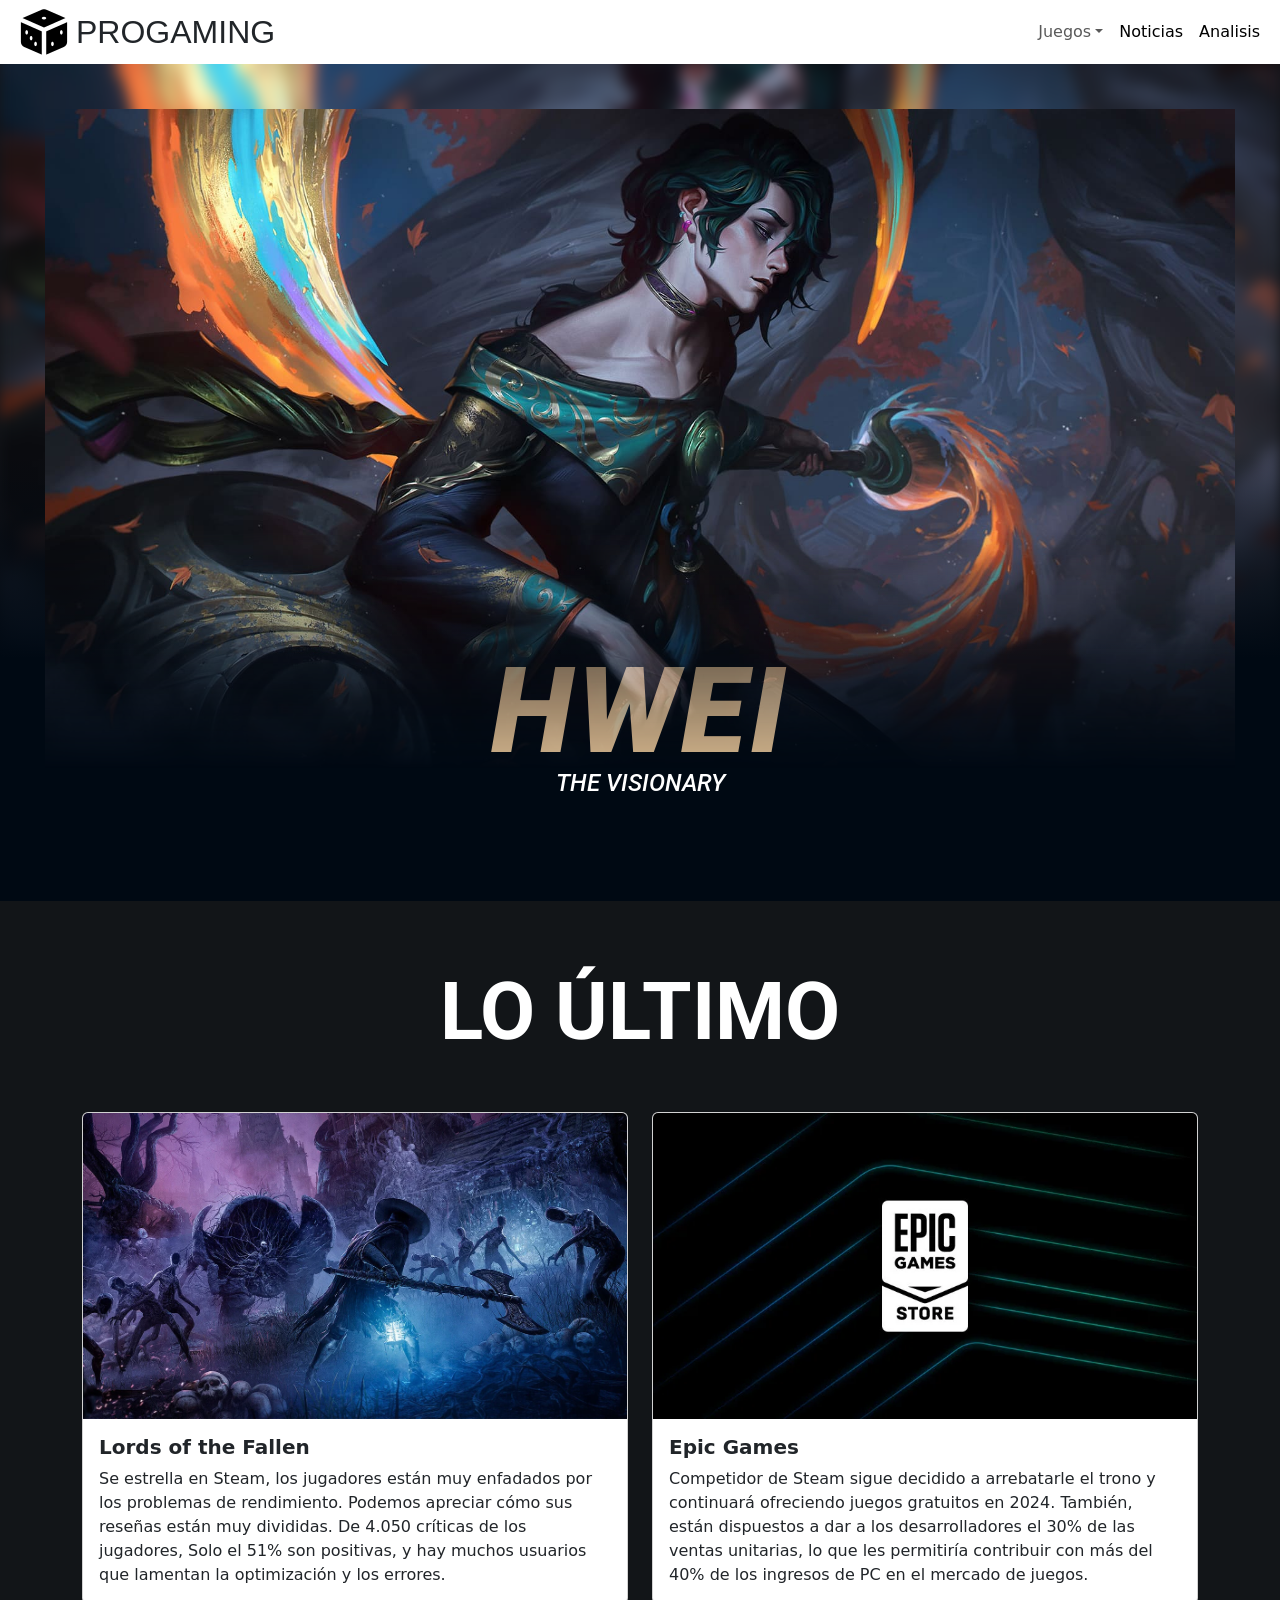
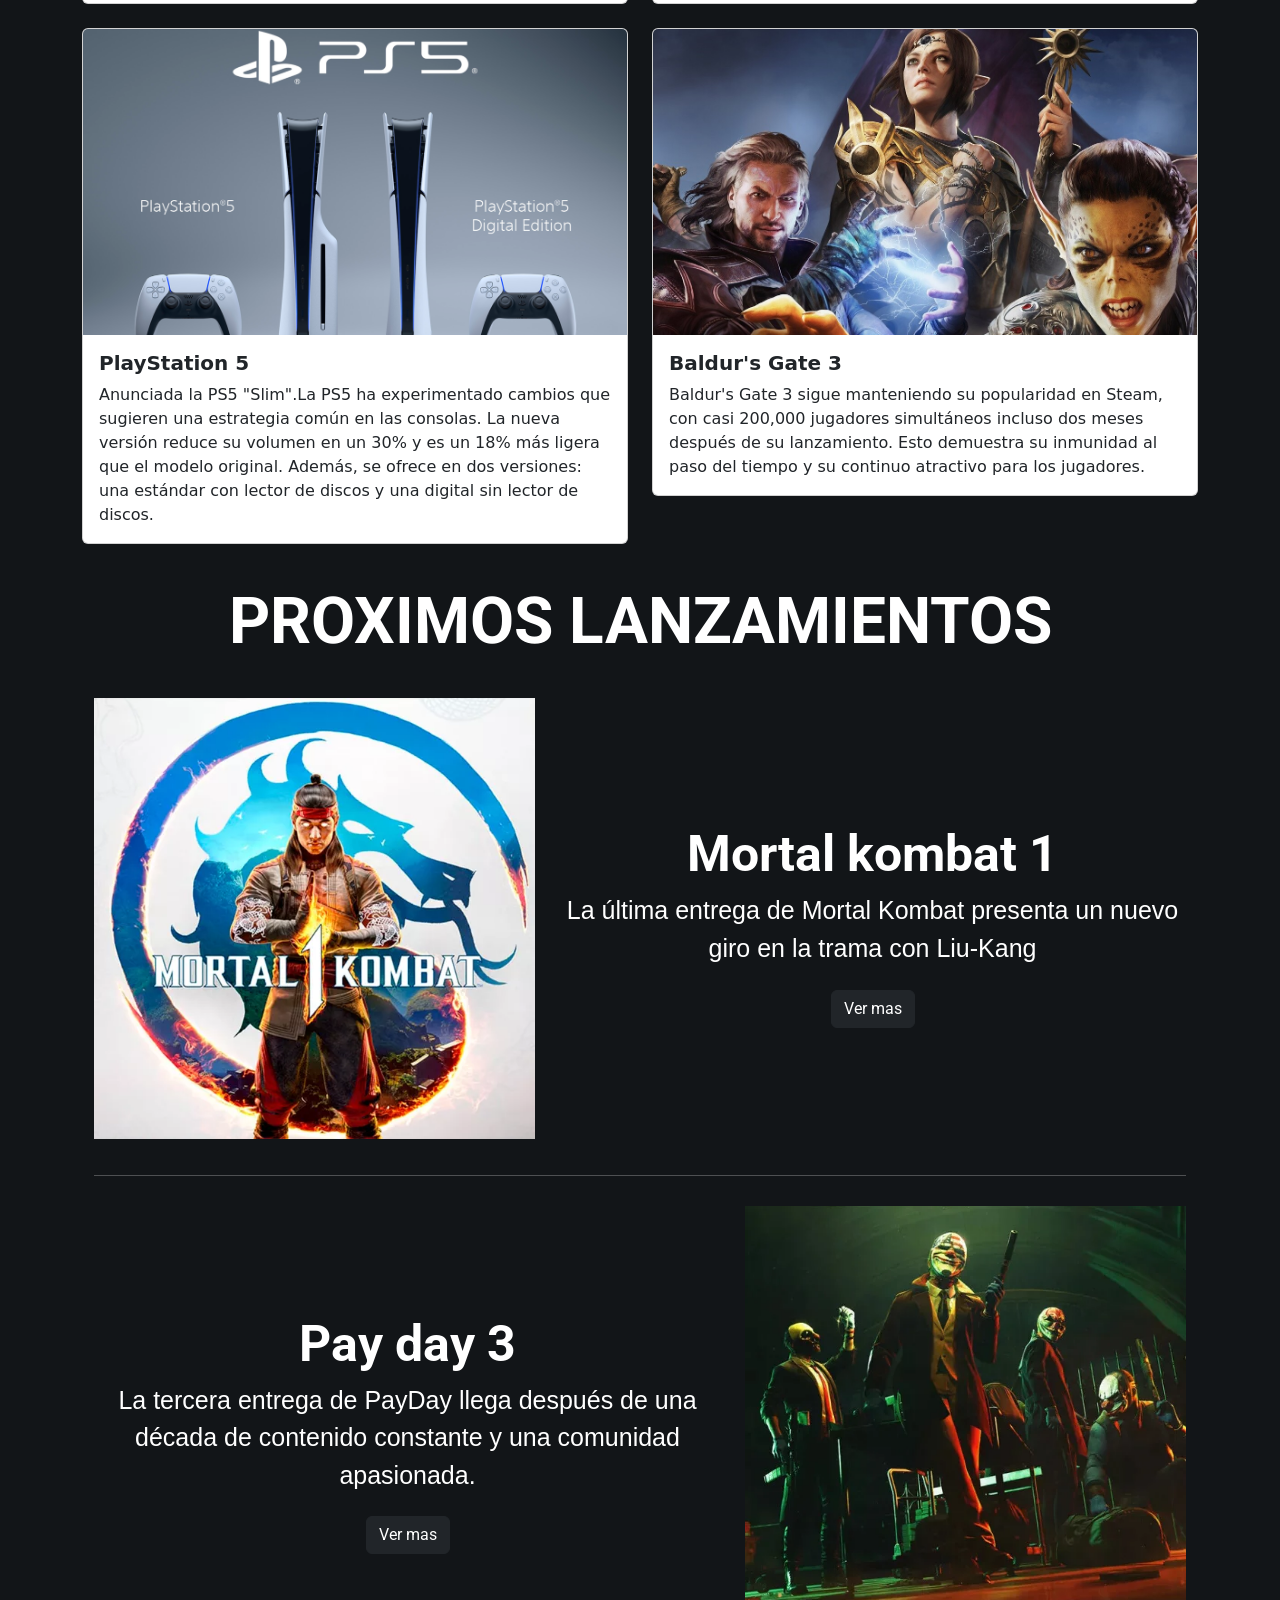
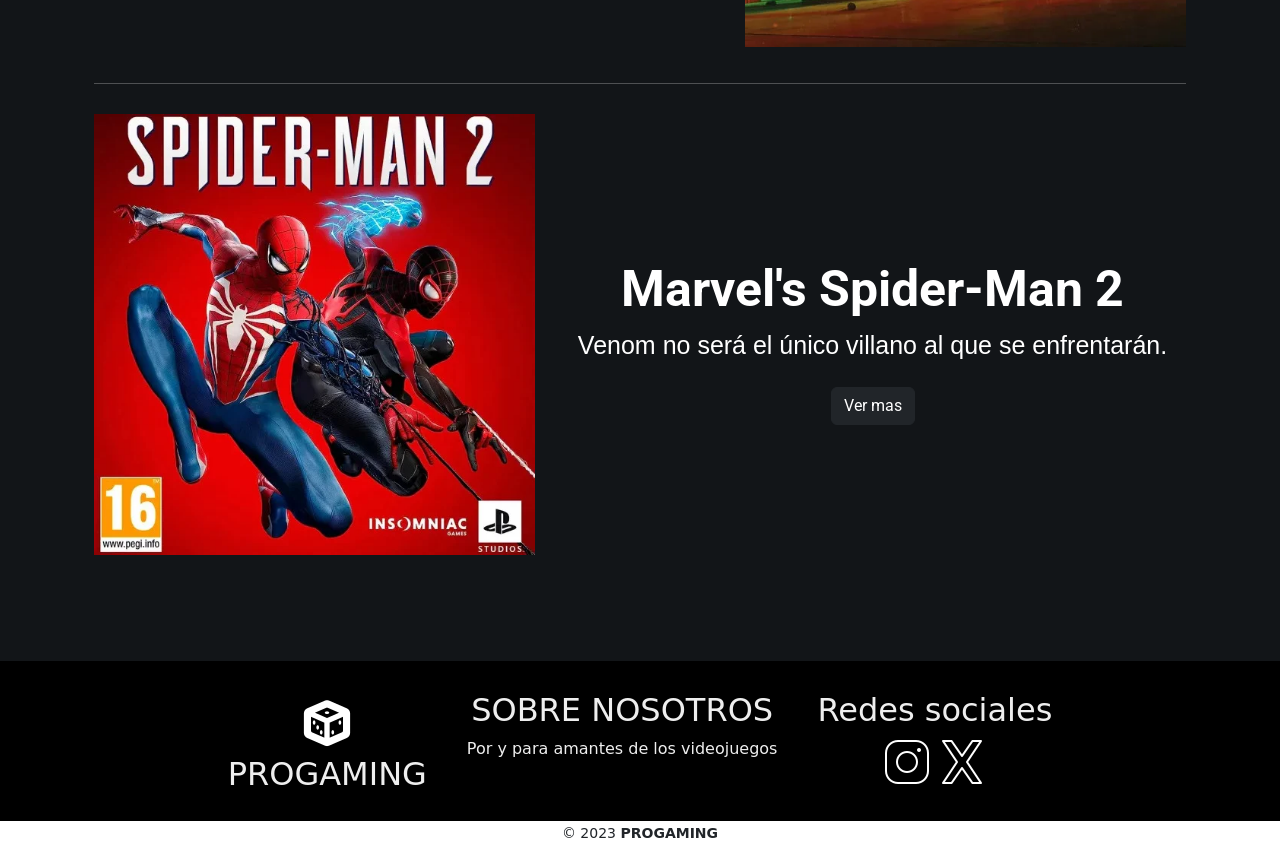
<file: index.html>
<!DOCTYPE html>
<html lang="es">

<head>
    <meta charset="UTF-8">
    <meta name="viewport" content="width=device-width, initial-scale=1.0">
    <link rel="shortcut icon" href="icons/icons8-dado-64.png">
    <!--bootstrap-->
    <link href="https://cdn.jsdelivr.net/npm/bootstrap@5.3.2/dist/css/bootstrap.min.css" rel="stylesheet"
        integrity="sha384-T3c6CoIi6uLrA9TneNEoa7RxnatzjcDSCmG1MXxSR1GAsXEV/Dwwykc2MPK8M2HN" crossorigin="anonymous">
    <script src="https://cdn.jsdelivr.net/npm/bootstrap@5.3.2/dist/js/bootstrap.bundle.min.js"
        integrity="sha384-C6RzsynM9kWDrMNeT87bh95OGNyZPhcTNXj1NW7RuBCsyN/o0jlpcV8Qyq46cDfL" crossorigin="anonymous">
        </script>
    <!--style css-->
    <link rel="stylesheet" href="css/style.css">
    <title>PROGAMING</title>
    <meta name="description" content="Las últimas noticias, reseñas y novedades sobre videojuegos. 
        Mantente al día con todo lo relacionado con el mundo de los videojuegos.">
    <meta name="keywords" content="videojuegos, noticias de videojuegos, reseñas de videojuegos, juegos en línea">
</head>

<body>
    <header class="header-1">
        <nav class="navbar navbar-expand-lg">
            <div class="container-fluid">
                <div class="image-container">
                    <img src="./icons/icons8-dado-64.png" alt="Dado" class="rotating-image">
                </div>
                <h2 class="name-logo">PROGAMING</h2>
                <button class="navbar-toggler" type="button" data-bs-toggle="collapse"
                    data-bs-target="#navbarNavDropdown" aria-controls="navbarNavDropdown" aria-expanded="false"
                    aria-label="Toggle navigation">
                    <span class="navbar-toggler-icon"></span>
                </button>
                <div class="collapse navbar-collapse menu" id="navbarNavDropdown">
                    <ul class="navbar-nav">
                        <li class="nav-item dropdown">
                            <a class="nav-link dropdown-toggle" href="#" role="button" data-bs-toggle="dropdown"
                                aria-expanded="false">Juegos</a>
                            <ul class="dropdown-menu">
                                <li>
                                    <a class="dropdown-item" href="./pages/league of legends.html">League of legends</a>
                                </li>
                                <li>
                                    <hr class="dropdown-divider">
                                </li>
                                <li>
                                    <a class="dropdown-item" href="./pages/apex.html">Apex legend</a></li>
                                <li>
                                    <hr class="dropdown-divider">
                                </li>
                                <li>
                                    <a class="dropdown-item" href="./pages/Baldurs gate 3.html">Baldur gate 3</a>
                                </li>
                                <li>
                                    <hr class="dropdown-divider">
                                </li>
                                <li>
                                    <a class="dropdown-item" href="./pages/Assassins creed mirage.html">Assassins Creed mirage</a>
                                </li>
                                <li>
                                    <hr class="dropdown-divider">
                                </li>
                                <li>
                                    <a class="dropdown-item" href="./pages/Streetfighter.html">Street fighter</a>
                                </li>
                            </ul>
                        </li>
                        <li class="nav-item">
                            <a class="nav-link active" aria-current="page" href="./pages/noticias.html">Noticias</a>
                        </li>
                        <li class="nav-item">
                            <a class="nav-link active" aria-current="page" href="./pages/analisis.html">Analisis</a>
                        </li>
                    </ul>
                </div>
            </div>
        </nav>
    </header>
    <main class="principal">
        <section class="imgBanner">
            <div>
                <div class="caja-1">
                    <img src="./img/hwei_splash (1).jpg" alt="">
                </div>
                <div class="caja-2">
                    <div>
                        <a href="./pages/lol.html"><img src="./img/hwei_splash (1).jpg" alt=""></a>
                    </div>
                    <div class="titulo-name">
                        <h1><b>HWEI</b></h1>
                    </div>
                    <div class="subtitulo">
                        <h2>THE VISIONARY</h2>
                    </div>
                </div>
            </div>
        </section>
        <!--cards-->
        <div class="container">
            <div>
                <h1 class="titulo-prin"><b>LO ÚLTIMO</b></h1>
            </div>
            <div class="row row-cols-1 row-cols-md-2 g-4">
                <div class="col">
                    <div class="card">
                        <img src="./img/lords of the fallen.webp" class="card-img-top" alt="Lord of the fallen">
                        <div class="card-body">
                            <h5 class="card-title"><b>Lords of the Fallen</b></h5>
                            <p class="card-text">Se estrella en Steam, los jugadores están muy enfadados por los
                                problemas de rendimiento. Podemos apreciar cómo sus reseñas están muy divididas. De
                                4.050
                                críticas de los jugadores, Solo el 51% son positivas, y hay muchos usuarios que lamentan
                                la optimización y los errores.</p>
                        </div>
                    </div>
                </div>
                <div class="col">
                    <div class="card">
                        <img src="./img/epic-games-1366_2000.webp" class="card-img-top" alt="Epic games">
                        <div class="card-body">
                            <h5 class="card-title"><b>Epic Games</b></h5>
                            <p class="card-text">Competidor de Steam sigue decidido a arrebatarle el trono y
                                continuará ofreciendo juegos gratuitos en 2024. También, están dispuestos a dar a los
                                desarrolladores el 30% de las ventas unitarias, lo que les permitiría contribuir con más
                                del 40% de los ingresos de PC en el mercado de juegos.
                            </p>
                        </div>
                    </div>
                </div>
                <div class="col">
                    <div class="card">
                        <a href="./pages/noticias.html">
                            <img src="./img/ps5-slim-1200_800 (1).png" class="card-img-top" alt="PlayStation 5">
                        </a>
                        <div class="card-body">
                            <h5 class="card-title"><b>PlayStation 5</b></h5>
                            <p class="card-text">Anunciada la PS5 "Slim".La PS5 ha experimentado cambios que sugieren
                                una estrategia común en las consolas. La nueva versión reduce su volumen en un 30% y es
                                un 18% más ligera que el modelo original. Además, se ofrece en dos versiones: una
                                estándar con lector de discos y una digital sin lector de discos.
                            </p>
                        </div>
                    </div>
                </div>
                <div class="col">
                    <div class="card">
                        <img src="./img/Baldurs-Gate-3-Larian-studios (1).jpg" class="card-img-top"
                            alt="Baldur gate 3">
                        <div class="card-body">
                            <h5 class="card-title"><b>Baldur's Gate 3</b></h5>
                            <p class="card-text">
                                Baldur's Gate 3 sigue manteniendo su popularidad en Steam, con casi 200,000 jugadores
                                simultáneos incluso dos meses después de su lanzamiento. Esto demuestra su inmunidad al
                                paso del tiempo y su continuo atractivo para los jugadores.
                            </p>
                        </div>
                    </div>
                </div>
            </div>
        </div>
        <!--middle page-->
        <div class="container">
            <h2 class="sub-titulo"><b>PROXIMOS LANZAMIENTOS</b></h2>
        </div>
        <div class="container-lg col-md col-sm middle-page">
            <div class="container">
                <div class="row fila-title">
                    <div class="col-md-5">
                        <figure class="figure">
                            <img src="./img/mortal_kombat_1.webp" class="img-fluid" alt="Mortal kombat 1">
                        </figure>
                    </div>
                    <div class="col-md-7 box-contenido-1">
                        <h3><b>Mortal kombat 1</b></h3>
                        <p>La última entrega de Mortal Kombat presenta un nuevo giro en la trama con Liu-Kang</p>
                        <a class="boton" href="./pages/lanzamientos.html#mortal"><button type="button"
                                class="btn btn-dark">Ver mas</button></a>
                    </div>
                </div>
            </div>
            <div class="container">
                <hr class="featurette-divider">
            </div>
            <div class="container">
                <div class="row fila-title">
                    <div class="col-md-7 box-contenido-2">
                        <h3><b>Pay day 3</b></h3>
                        <p>La tercera entrega de PayDay llega después de una década de contenido constante y una
                            comunidad apasionada.</p>
                        <a class="boton" href="./pages/lanzamientos.html"><button type="button" class="btn btn-dark">Ver
                                mas</button></a>
                    </div>
                    <div class="col-md-5">
                        <figure class="figure">
                            <img src="./img/payday_3 (1).webp" class="img-fluid" alt="pay day 3">
                        </figure>
                    </div>
                </div>
            </div>
            <div class="container">
                <hr class="featurette-divider">
            </div>
            <div class="container">
                <div class="row fila-title">
                    <div class="col-md-5">
                        <figure class="figure">
                            <img src="./img/marvels_spiderman_2-1.webp" class="img-fluid" alt="Spider-Man">
                        </figure>
                    </div>
                    <div class="col-md-7 box-contenido-3">
                        <h3><b>Marvel's Spider-Man 2</b></h3>
                        <p>Venom no será el único villano al que se enfrentarán.</p>
                        <a class="boton" href="./pages/lanzamientos.html#marvel"><button type="button"
                                class="btn btn-dark">Ver
                                mas</button></a>
                    </div>
                </div>
            </div>
        </div>
    </main>
    <!-- pie de pagina-->
    <footer class="pie-pagina">
        <div class="grup-1">
            <div class="box1">
                <div>
                    <img src="./icons/dado-white.png" alt="logo gamer">
                    <h2>PROGAMING</h2>
                </div>
            </div>
            <div class="box2">
                <h2>SOBRE NOSOTROS</h2>
                <p>Por y para amantes de los videojuegos</p>
            </div>
            <div class="box3">
                <h2>
                    Redes sociales
                </h2>
                <div class="red-social">
                    <img src="./icons/icons8-instagram-50 (1).png" alt="instagram">
                    <img src="./icons/icons8-x-50 (1).png" alt="x">
                </div>
            </div>
        </div>
        <div class="grup-2">
            <small>&copy; 2023 <b>PROGAMING</b></small>
        </div>
    </footer>
</body>

</html>
</file>
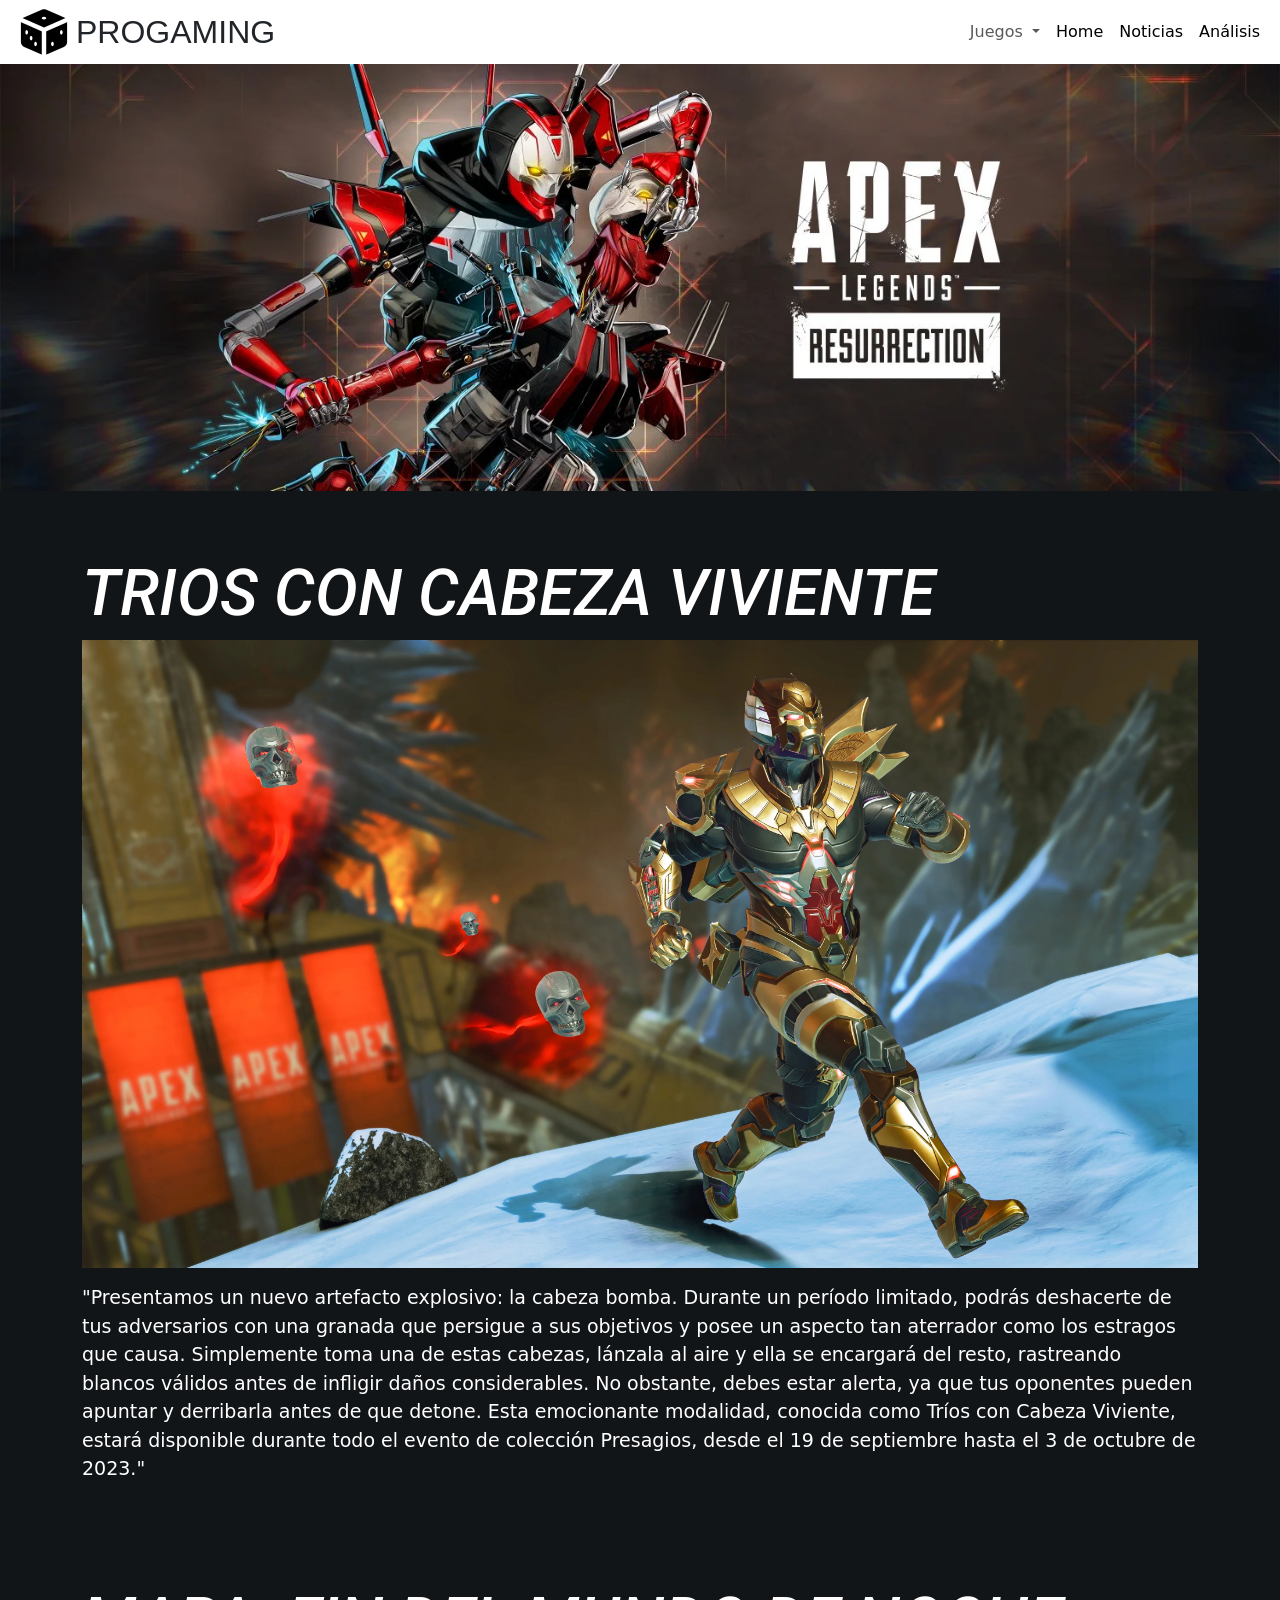
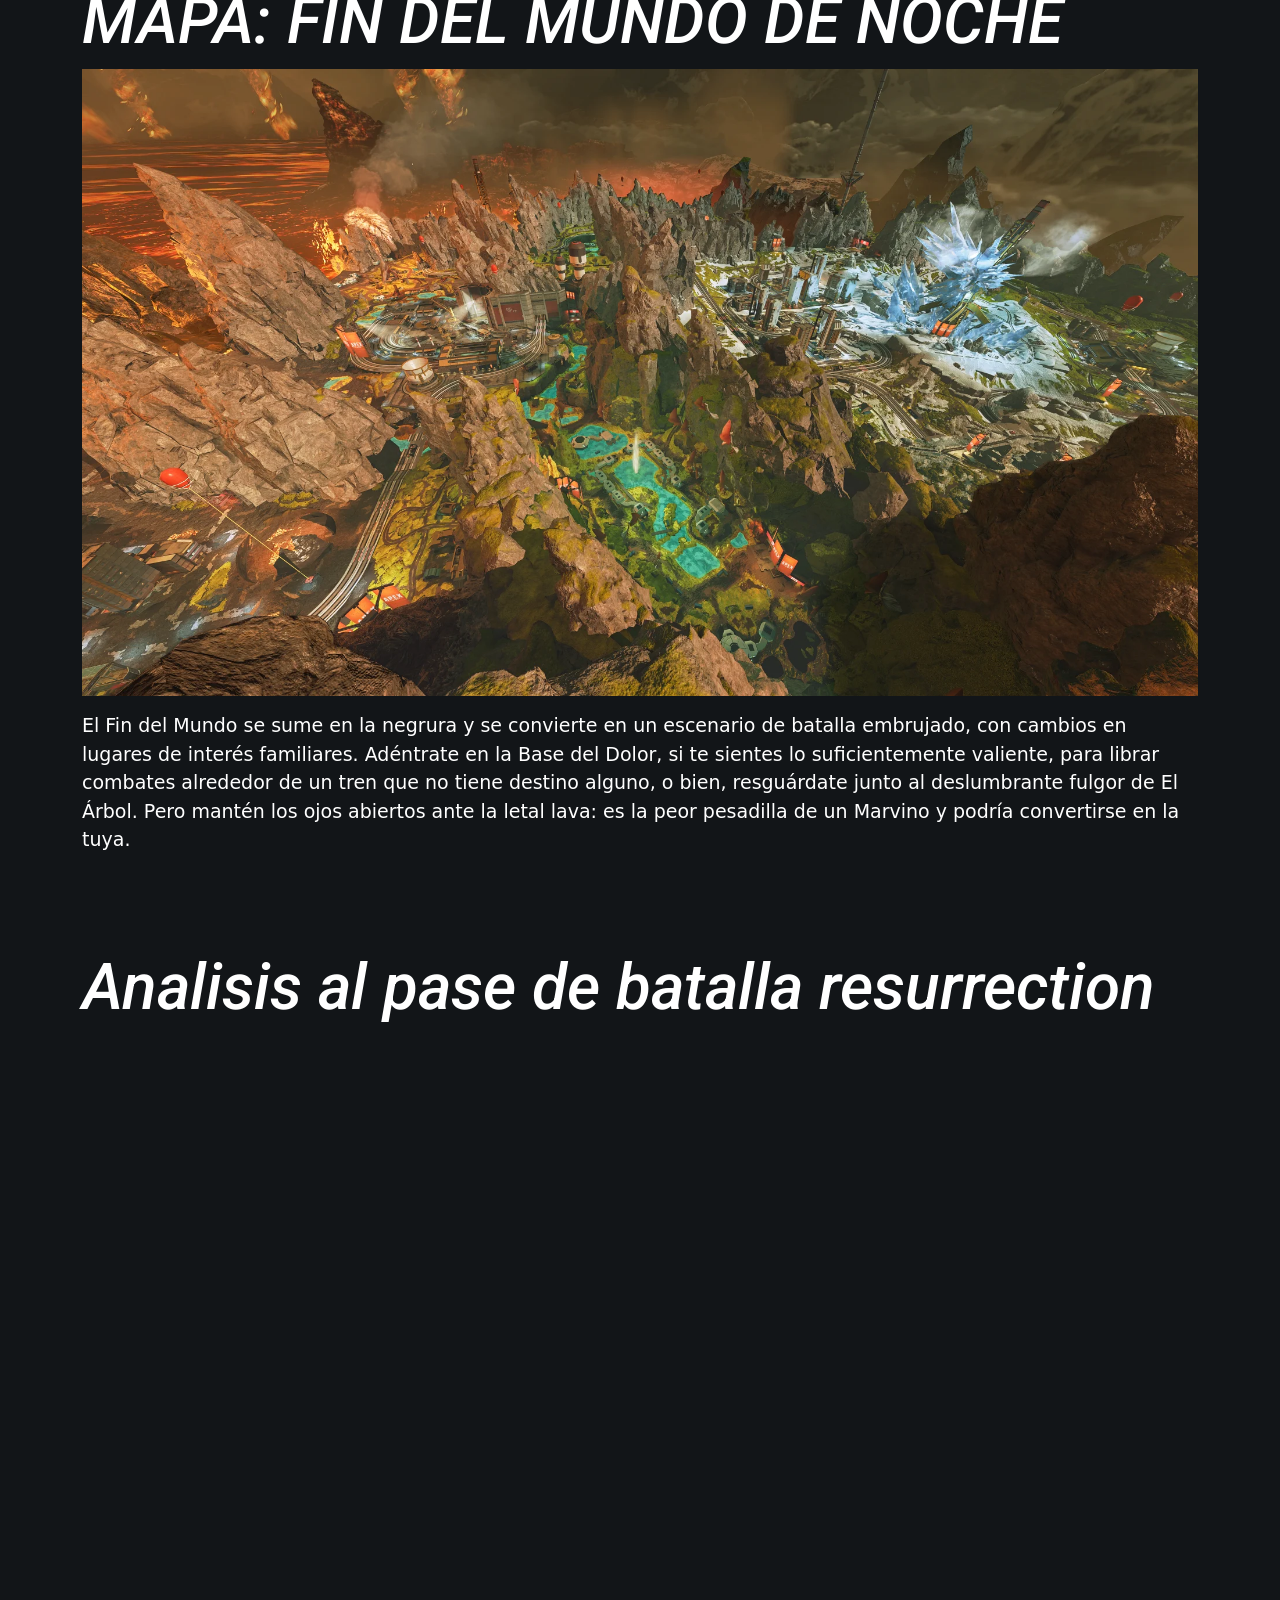
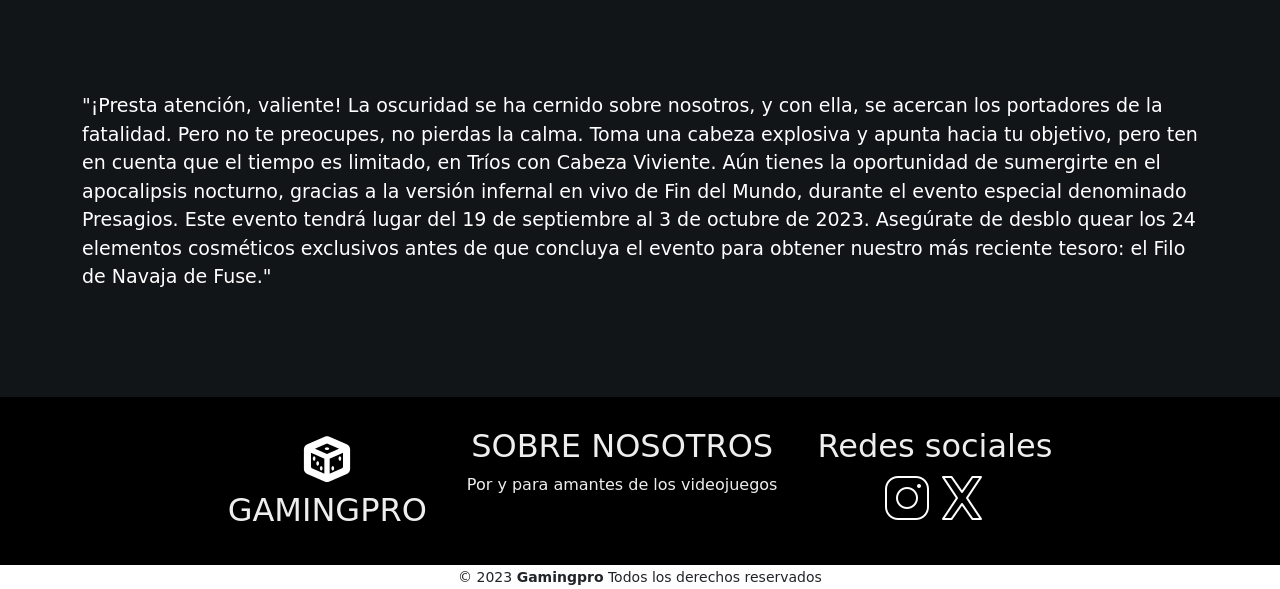
<file: pages/apex.html>
<!DOCTYPE html>
<html lang="en">

<head>
    <meta charset="UTF-8">
    <meta name="viewport" content="width=device-width, initial-scale=1.0">
    <!--icons-8-->
    <link rel="shortcut icon" href="../icons/icons8-dado-64.png">
    <!--bootstarp-->
    <link href="https://cdn.jsdelivr.net/npm/bootstrap@5.3.2/dist/css/bootstrap.min.css" rel="stylesheet"
        integrity="sha384-T3c6CoIi6uLrA9TneNEoa7RxnatzjcDSCmG1MXxSR1GAsXEV/Dwwykc2MPK8M2HN" crossorigin="anonymous">
    <script src="https://cdn.jsdelivr.net/npm/bootstrap@5.3.2/dist/js/bootstrap.bundle.min.js"
        integrity="sha384-C6RzsynM9kWDrMNeT87bh95OGNyZPhcTNXj1NW7RuBCsyN/o0jlpcV8Qyq46cDfL" crossorigin="anonymous">
        </script>
    <!--css-->
    <link rel="stylesheet" href="../css/style.css">
    <title>GAMINGPRO | APEX</title>
</head>

<body>
    <header>
        <nav class="navbar navbar-expand-lg">
            <div class="container-fluid">
                <div class="image-container">
                    <img src="../icons/icons8-dado-64.png" alt="Dado" class="rotating-image">
                </div>
                <h2 class="name-logo">PROGAMING</h2>
                <button class="navbar-toggler" type="button" data-bs-toggle="collapse"
                    data-bs-target="#navbarNavDropdown" aria-controls="navbarNavDropdown" aria-expanded="false"
                    aria-label="Toggle navigation">
                    <span class="navbar-toggler-icon"></span>
                </button>
                <div class="collapse navbar-collapse menu" id="navbarNavDropdown">
                    <ul class="navbar-nav">
                        <li class="nav-item dropdown">
                            <a class="nav-link dropdown-toggle" href="#" role="button" data-bs-toggle="dropdown"aria-expanded="false">
                                Juegos
                            </a>
                            <ul class="dropdown-menu">
                                <li>
                                    <a class="dropdown-item" href="../pages/league of legends.html">League of
                                        legends</a>
                                </li>
                                <li>
                                    <hr class="dropdown-divider">
                                </li>
                                <li>
                                    <a class="dropdown-item" href="../pages/Baldurs gate 3.html">Baldur gate 3</a>
                                </li>
                                <li>
                                    <hr class="dropdown-divider">
                                </li>
                                <li>
                                    <a class="dropdown-item" href="../pages/Assassins creed mirage.html">Assassins Creed
                                        mirage</a>
                                </li>
                                <li>
                                    <hr class="dropdown-divider">
                                </li>
                                <li>
                                    <a class="dropdown-item" href="../pages/Starfield.html">Starfield</a>
                                </li>
                                <li>
                                    <hr class="dropdown-divider">
                                </li>
                                <li>
                                    <a class="dropdown-item" href="../pages/Streetfighter.html">Street fighter</a>
                                </li>
                            </ul>
                        </li>
                        <li class="nav-item">
                            <a class="nav-link active" aria-current="page" href="../index.html">Home</a>
                        </li>
                        <li class="nav-item">
                            <a class="nav-link active" aria-current="page" href="../pages/noticias.html">Noticias</a>
                        </li>
                        <li class="nav-item">
                            <a class="nav-link active" aria-current="page" href="../pages/analisis.html">Análisis</a>
                        </li>
                    </ul>
                </div>
            </div>
        </nav>
    </header>
    <main class=".analisis-apex">
        <picture class="apex-banner">
            <img class="banner-principal-apex" src="../img/apex-legends1500x500.webp" alt="">
        </picture>
        <section class="container analisis-apex">
            <div class="">
                <div>
                    <h2 class="analisis-titulo">TRIOS CON CABEZA VIVIENTE</h2>
                </div>
                <div class="col analisis-box-2">
                    <img class="box2-img" src="../img/imagen-apex-cabeza-viviente.webp"
                        alt="Cabezas vivientes Apex legends">
                    <p class="box2-p">
                        "Presentamos un nuevo artefacto explosivo: la cabeza bomba. Durante un período limitado, podrás
                        deshacerte de tus adversarios con una granada que persigue a sus objetivos y posee un aspecto
                        tan
                        aterrador como los estragos que causa. Simplemente toma una de estas cabezas, lánzala al aire y
                        ella
                        se encargará del resto, rastreando blancos válidos antes de infligir daños considerables. No
                        obstante, debes estar alerta, ya que tus oponentes pueden apuntar y derribarla antes de que
                        detone.
                        Esta emocionante modalidad, conocida como Tríos con Cabeza Viviente, estará disponible durante
                        todo el evento de colección Presagios, desde el 19 de septiembre hasta el 3 de octubre de 2023."
                    </p>
                </div>
                <div>
                    <h2 class="analisis-titulo">MAPA: FIN DEL MUNDO DE NOCHE</h2>
                </div>
                <div class="col analisis-box-3">
                    <img class="box3-img" src="../img/mapa-fin-del-mundo.webp" alt="Mapa fin del mundo Apex legends">
                    <p class="box3-p">El Fin del Mundo se sume en la negrura y se convierte en un escenario de batalla
                        embrujado, con
                        cambios en lugares de interés familiares. Adéntrate en la Base del Dolor, si te sientes lo
                        suficientemente valiente, para librar combates alrededor de un tren que no tiene destino alguno,
                        o
                        bien, resguárdate junto al deslumbrante fulgor de El Árbol. Pero mantén los ojos abiertos ante
                        la letal lava: es la peor pesadilla de un Marvino y podría convertirse en la tuya.
                    </p>
                </div>
            </div>
            <div>
                <h2 class="col analisis-titulo">Analisis al pase de batalla resurrection</h2>
                <div class="box-video">
                    <iframe src="https://www.youtube.com/embed/r3Y2QeLYcwI?si=GdxHM3KuSqtCvACy"
                        title="YouTube video player" frameborder="0"
                        allow="accelerometer; autoplay; clipboard-write; encrypted-media; gyroscope; picture-in-picture; web-share"
                        allowfullscreen>
                    </iframe>
                </div>
                <div class="analisis-box-1">
                    <p>"¡Presta atención, valiente! La oscuridad se ha cernido sobre nosotros, y con ella, se acercan
                        los portadores de la fatalidad. Pero no te preocupes, no pierdas la calma. Toma una cabeza
                        explosiva
                        y apunta hacia tu objetivo, pero ten en cuenta que el tiempo es limitado, en Tríos con Cabeza
                        Viviente. Aún tienes la oportunidad de sumergirte en el apocalipsis nocturno, gracias a la
                        versión
                        infernal en vivo de Fin del Mundo, durante el evento especial denominado Presagios. Este evento
                        tendrá lugar
                        del 19 de septiembre al 3 de octubre de 2023. Asegúrate de desblo quear los 24 elementos
                        cosméticos
                        exclusivos antes de que concluya el evento para obtener nuestro más reciente tesoro: el Filo de
                        Navaja de
                        Fuse."
                    </p>
                </div>
            </div>
        </section>
    </main>
    <footer class="pie-pagina">
        <div class="grup-1">
            <div class="box1">
                <figure>
                    <a href="../index.html">
                        <img src="../icons/dado-white.png" alt="logo gamer">
                    </a>
                    <h2>GAMINGPRO</h2>
                </figure>
            </div>
            <div class="box2">
                <h2>SOBRE NOSOTROS</h2>
                <p>Por y para amantes de los videojuegos</p>
            </div>
            <div class="box3">
                <h2>
                    Redes sociales
                </h2>
                <div class="red-social">
                    <img src="../icons/icons8-instagram-50 (1).png" alt="instagram">
                    <img src="../icons/icons8-x-50 (1).png" alt="x">
                </div>
            </div>
        </div>
        <div class="grup-2">
            <small>&copy; 2023 <b>Gamingpro</b> Todos los derechos reservados</small>
        </div>
    </footer>
</body>

</html>
</file>
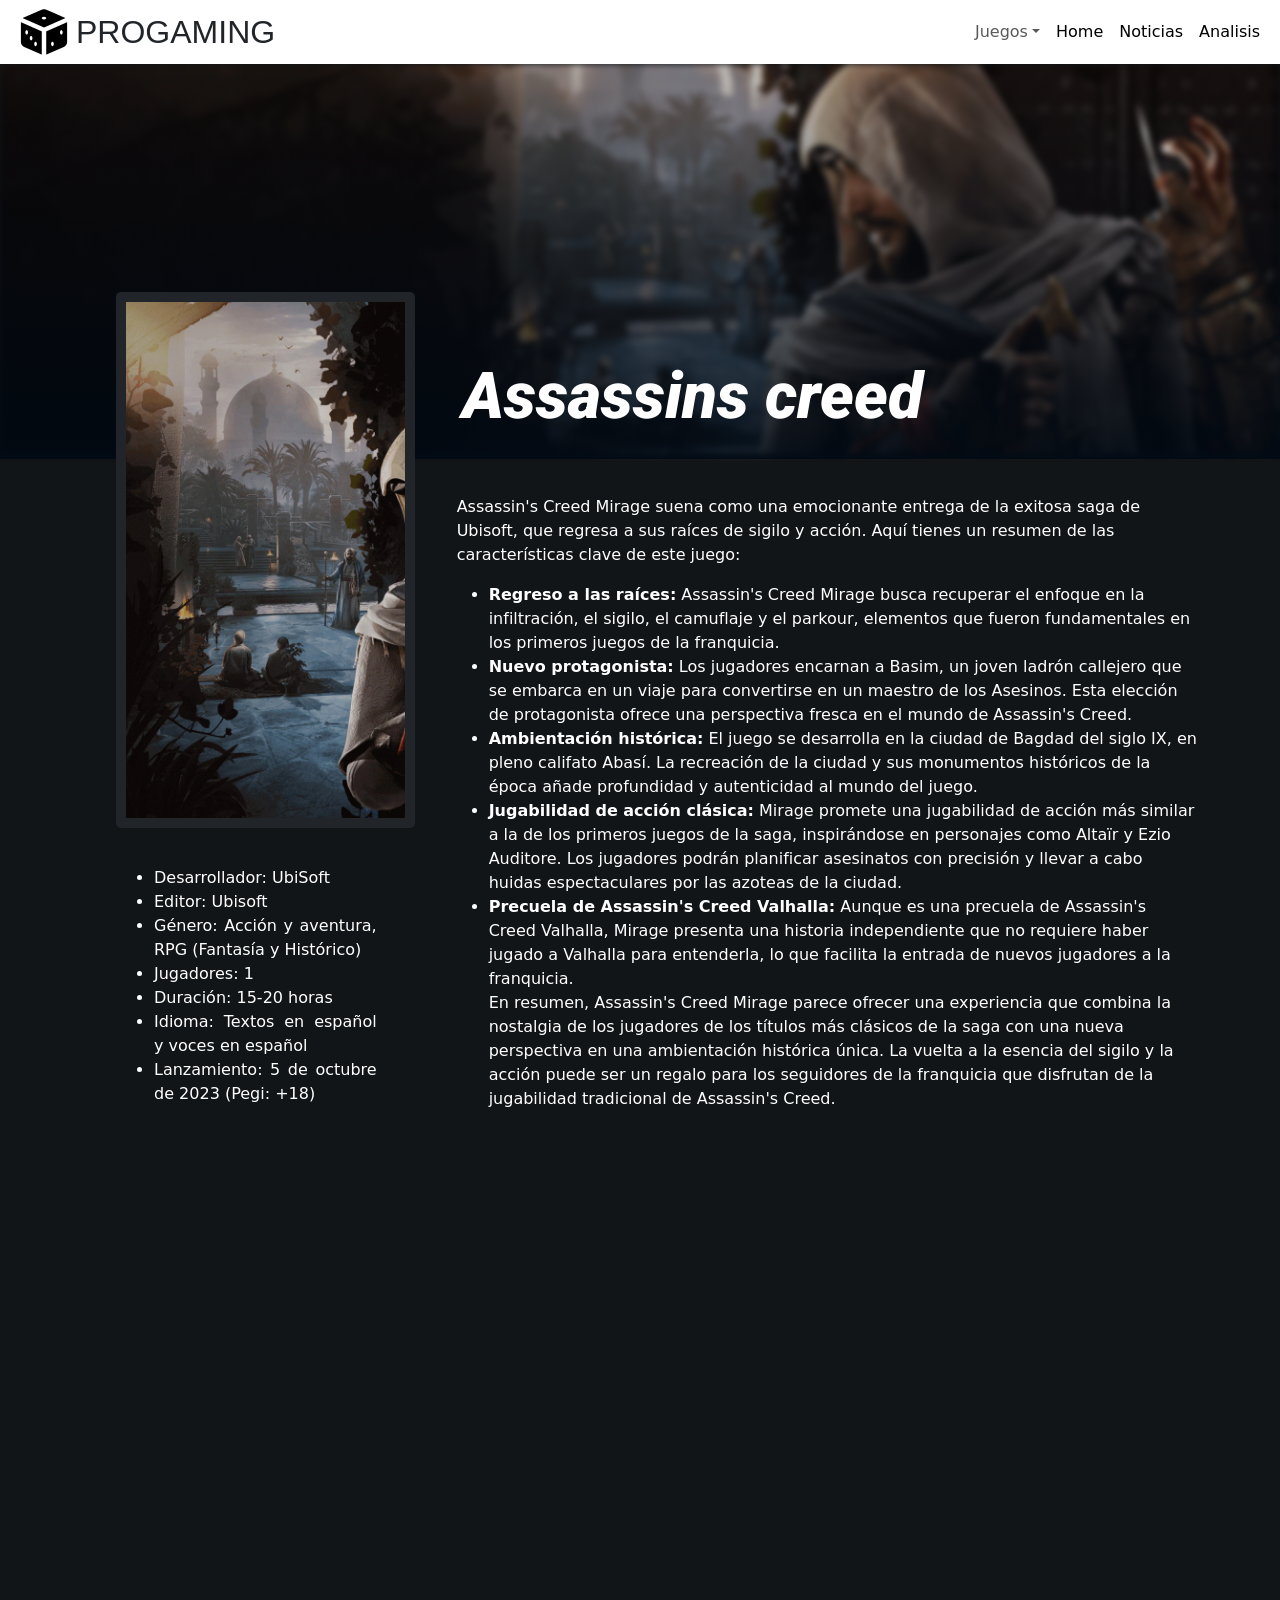
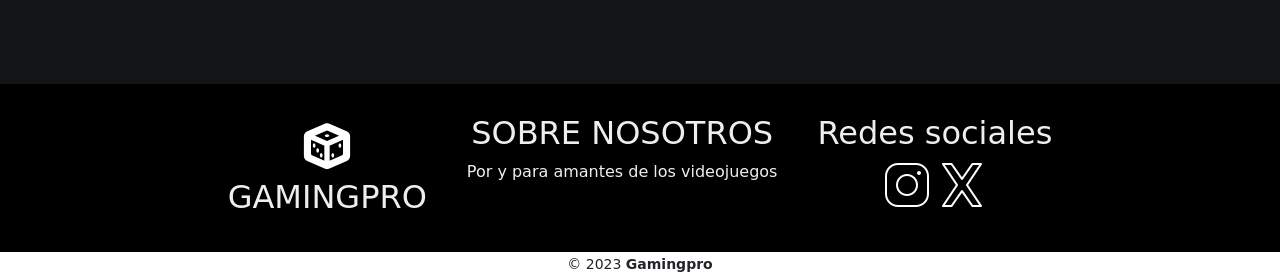
<file: pages/Assassins creed mirage.html>
<!DOCTYPE html>
<html lang="es">

<head>
    <meta charset="UTF-8">
    <meta name="viewport" content="width=device-width, initial-scale=1.0">
    <!--bootstrap-->
    <link href="https://cdn.jsdelivr.net/npm/bootstrap@5.3.2/dist/css/bootstrap.min.css" rel="stylesheet"
        integrity="sha384-T3c6CoIi6uLrA9TneNEoa7RxnatzjcDSCmG1MXxSR1GAsXEV/Dwwykc2MPK8M2HN" crossorigin="anonymous">
    <script src="https://cdn.jsdelivr.net/npm/bootstrap@5.3.2/dist/js/bootstrap.bundle.min.js"
        integrity="sha384-C6RzsynM9kWDrMNeT87bh95OGNyZPhcTNXj1NW7RuBCsyN/o0jlpcV8Qyq46cDfL" crossorigin="anonymous">
        </script>
    <!--css-->
    <link rel="stylesheet" href="../css/style.css">
    <title>GAMINGPRO</title>
</head>

<body>
    <header class="header-1">
        <nav class="navbar navbar-expand-lg">
            <div class="container-fluid">
                <div class="image-container">
                    <img src="../icons/icons8-dado-64.png" alt="Dado" class="rotating-image">
                </div>
                <h2 class="name-logo">PROGAMING</h2>
                <button class="navbar-toggler" type="button" data-bs-toggle="collapse"
                    data-bs-target="#navbarNavDropdown" aria-controls="navbarNavDropdown" aria-expanded="false"
                    aria-label="Toggle navigation">
                    <span class="navbar-toggler-icon"></span>
                </button>
                <div class="collapse navbar-collapse menu" id="navbarNavDropdown">
                    <ul class="navbar-nav">
                        <li class="nav-item dropdown">
                            <a class="nav-link dropdown-toggle" href="#" role="button" data-bs-toggle="dropdown"
                                aria-expanded="false">Juegos</a>
                            <ul class="dropdown-menu">
                                <li>
                                    <a class="dropdown-item" href="../pages/league of legends.html">League of legends</a>
                                </li>
                                <li>
                                    <hr class="dropdown-divider">
                                </li>
                                <li>
                                    <a class="dropdown-item" href="../pages/Baldurs gate 3.html">Baldur gate 3</a>
                                </li>
                                <li>
                                    <hr class="dropdown-divider">
                                </li>
                                <li>
                                    <a class="dropdown-item" href="../pages/Assassins creed mirage.html">Assassins Creed mirage</a>
                                </li>
                                <li>
                                    <hr class="dropdown-divider">
                                </li>
                                <li>
                                    <a class="dropdown-item" href="../pages/Streetfighter.html">Street fighter</a>
                                </li>
                            </ul>
                        </li>
                        <li class="nav-item">
                            <a class="nav-link active" aria-current="page" href="../index.html">Home</a>
                        </li>
                        <li class="nav-item">
                            <a class="nav-link active" aria-current="page" href="../pages/noticias.html">Noticias</a>
                        </li>
                        <li class="nav-item">
                            <a class="nav-link active" aria-current="page" href="../pages/analisis.html">Analisis</a>
                        </li>
                    </ul>
                </div>
            </div>
        </nav>
    </header>
    <main>
        <section class="img-one">
            <img class="banner-filter" src="../img/Mirage.webp" alt="">
        </section>
        <article class="container articulos">
            <div class="row g-2">
                <div class="col-md-4 aside-info">
                    <div class="img-aside">
                        <img class="image-cover" src="../img/Mirage.webp">
                    </div>
                    <ul class="list-aside">
                        <li>Desarrollador: UbiSoft</li>
                        <li>Editor: Ubisoft</li>
                        <li>Género: Acción y aventura, RPG (Fantasía y Histórico)</li>
                        <li>Jugadores: 1</li>
                        <li>Duración: 15-20 horas</li>
                        <li>Idioma: Textos en español y voces en español</li>
                        <li>Lanzamiento: 5 de octubre de 2023 (Pegi: +18)</li>
                    </ul>
                </div>
                <div class="col-md-8">
                    <div class="titulos">
                        <h2 id="assassins">Assassins creed</h2>
                    </div>
                    <div class="list">
                        <div>
                            <p>Assassin's Creed Mirage suena como una emocionante entrega de la exitosa saga de
                                Ubisoft,
                                que regresa a sus raíces de sigilo y acción. Aquí tienes un resumen de las
                                características clave de este juego:
                            </p>
                            <ul>
                                <li><b>Regreso a las raíces:</b> Assassin's Creed Mirage busca recuperar el enfoque en
                                    la
                                    infiltración, el sigilo, el camuflaje y el parkour, elementos que fueron
                                    fundamentales en los primeros juegos de la franquicia.
                                </li>
                                <li><b>Nuevo protagonista:</b> Los jugadores encarnan a Basim, un joven ladrón callejero
                                    que se
                                    embarca en un viaje para convertirse en un maestro de los Asesinos. Esta
                                    elección de
                                    protagonista ofrece una perspectiva fresca en el mundo de Assassin's Creed.
                                </li>
                                <li><b>Ambientación histórica:</b> El juego se desarrolla en la ciudad de Bagdad del
                                    siglo
                                    IX,
                                    en pleno califato Abasí. La recreación de la ciudad y sus monumentos históricos
                                    de
                                    la época añade profundidad y autenticidad al mundo del juego.
                                </li>
                                <li><b>Jugabilidad de acción clásica:</b> Mirage promete una jugabilidad de acción más
                                    similar
                                    a la de los primeros juegos de la saga, inspirándose en personajes como Altaïr y
                                    Ezio Auditore. Los jugadores podrán planificar asesinatos con precisión y llevar
                                    a
                                    cabo huidas espectaculares por las azoteas de la ciudad.
                                </li>
                                <li><b>Precuela de Assassin's Creed Valhalla:</b> Aunque es una precuela de Assassin's
                                    Creed
                                    Valhalla, Mirage presenta una historia independiente que no requiere haber
                                    jugado a
                                    Valhalla para entenderla, lo que facilita la entrada de nuevos jugadores a la
                                    franquicia.
                                </li>
                                <p>
                                    En resumen, Assassin's Creed Mirage parece ofrecer una experiencia que combina la
                                    nostalgia de los jugadores de los títulos más clásicos de la saga con una nueva
                                    perspectiva en una ambientación histórica única. La vuelta a la esencia del sigilo y
                                    la acción puede ser un regalo para los seguidores de la franquicia que disfrutan de
                                    la jugabilidad tradicional de Assassin's Creed.
                                </p>
                            </ul>
                        </div>
                        <div>
                            <iframe src="https://www.youtube.com/embed/k-BGWNNvvas?si=QthzQJ5bHTIL1LB0"
                                title="YouTube video player" frameborder="0"
                                allow="accelerometer; autoplay; clipboard-write; encrypted-media; gyroscope; picture-in-picture; web-share"
                                allowfullscreen>
                            </iframe>
                        </div>
                    </div>
                </div>
            </div>
        </article>
    </main>
    <footer class="pie-pagina">
        <div class="grup-1">
            <div class="box1">
                <figure>
                    <a href="../index.html">
                        <img src="../icons/dado-white.png" alt="logo gamer">
                    </a>
                    <h2>GAMINGPRO</h2>
                </figure>
            </div>
            <div class="box2">
                <h2>SOBRE NOSOTROS</h2>
                <p>Por y para amantes de los videojuegos</p>
            </div>
            <div class="box3">
                <h2>
                    Redes sociales
                </h2>
                <div class="red-social">
                    <img src="../icons/icons8-instagram-50 (1).png" alt="instagram">
                    <img src="../icons/icons8-x-50 (1).png" alt="x">
                </div>
            </div>
        </div>
        <div class="grup-2">
            <small>&copy; 2023 <b>Gamingpro</b></small>
        </div>
    </footer>
</body>

</html>
</file>
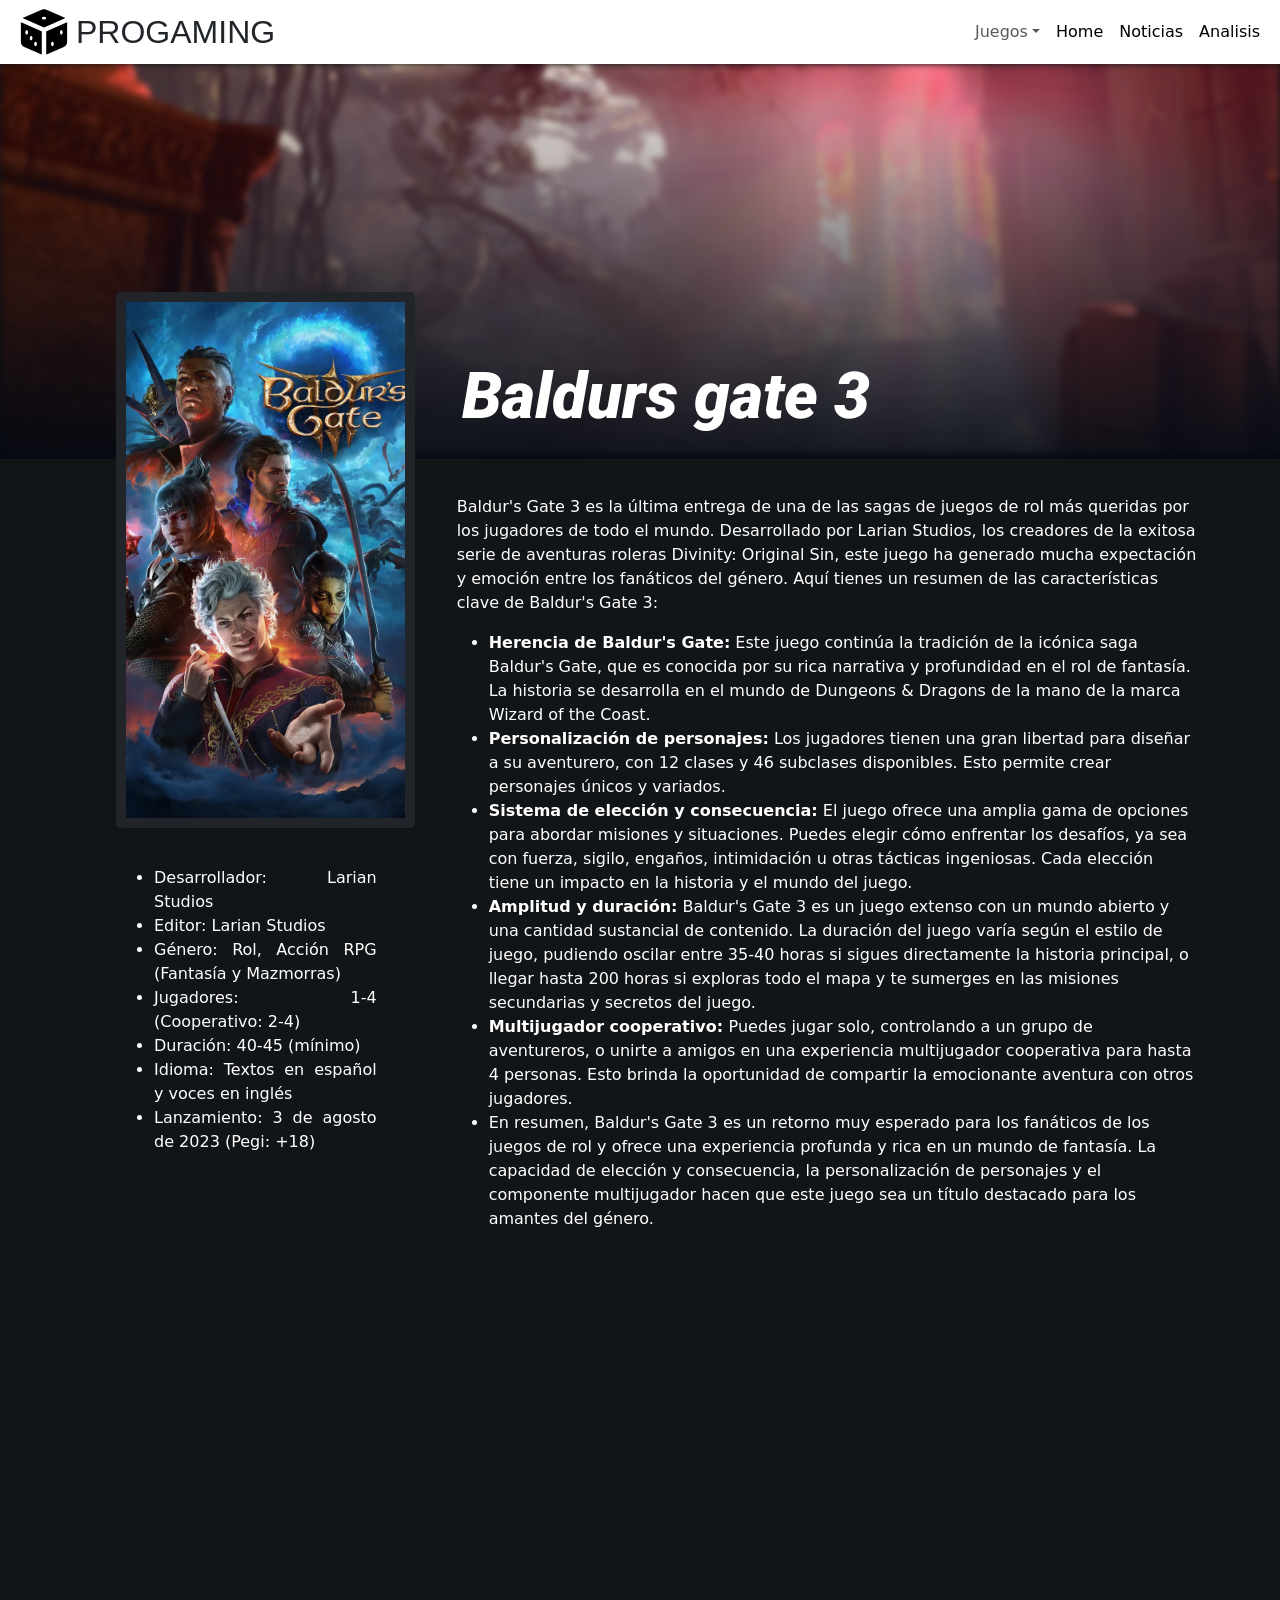
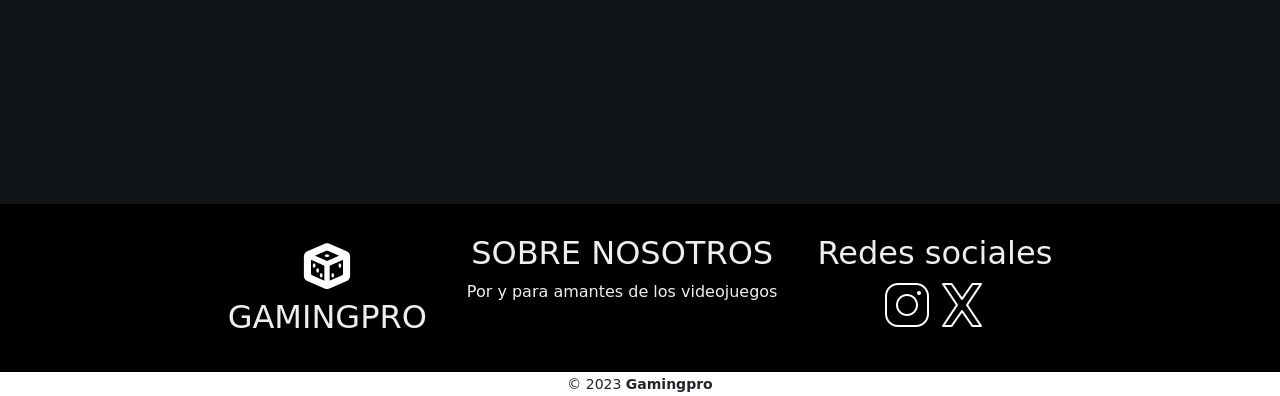
<file: pages/Baldurs gate 3.html>
<!DOCTYPE html>
<html lang="en">

<head>
    <meta charset="UTF-8">
    <meta name="viewport" content="width=device-width, initial-scale=1.0">
    <link rel="shortcut icon" href="../icons/icons8-dado-64.png">
    <!--bootstrap-->
    <link href="https://cdn.jsdelivr.net/npm/bootstrap@5.3.2/dist/css/bootstrap.min.css" rel="stylesheet"
        integrity="sha384-T3c6CoIi6uLrA9TneNEoa7RxnatzjcDSCmG1MXxSR1GAsXEV/Dwwykc2MPK8M2HN" crossorigin="anonymous">
    <script src="https://cdn.jsdelivr.net/npm/bootstrap@5.3.2/dist/js/bootstrap.bundle.min.js"
        integrity="sha384-C6RzsynM9kWDrMNeT87bh95OGNyZPhcTNXj1NW7RuBCsyN/o0jlpcV8Qyq46cDfL" crossorigin="anonymous">
        </script>
    <link rel="stylesheet" href="../css/style.css">
    <title>GAMINGPRO</title>
</head>

<body>
    <header class="header-1">
        <nav class="navbar navbar-expand-lg">
            <div class="container-fluid">
                <div class="image-container">
                    <img src="../icons/icons8-dado-64.png" alt="Dado" class="rotating-image">
                </div>
                <h2 class="name-logo">PROGAMING</h2>
                <button class="navbar-toggler" type="button" data-bs-toggle="collapse"
                    data-bs-target="#navbarNavDropdown" aria-controls="navbarNavDropdown" aria-expanded="false"
                    aria-label="Toggle navigation">
                    <span class="navbar-toggler-icon"></span>
                </button>
                <div class="collapse navbar-collapse menu" id="navbarNavDropdown">
                    <ul class="navbar-nav">
                        <li class="nav-item dropdown">
                            <a class="nav-link dropdown-toggle" href="#" role="button" data-bs-toggle="dropdown"
                                aria-expanded="false">Juegos</a>
                            <ul class="dropdown-menu">
                                <li>
                                    <a class="dropdown-item" href="../pages/league of legends.html">League of legends</a>
                                </li>
                                <li>
                                    <hr class="dropdown-divider">
                                </li>
                                <li>
                                    <a class="dropdown-item" href="../pages/Baldurs gate 3.html">Baldur gate 3</a>
                                </li>
                                <li>
                                    <hr class="dropdown-divider">
                                </li>
                                <li>
                                    <a class="dropdown-item" href="../pages/Assassins creed mirage.html">Assassins Creed mirage</a>
                                </li>
                                <li>
                                    <hr class="dropdown-divider">
                                </li>
                                <li>
                                    <a class="dropdown-item" href="../pages/Streetfighter.html">Street fighter</a>
                                </li>
                            </ul>
                        </li>
                        <li class="nav-item">
                            <a class="nav-link active" aria-current="page" href="../index.html">Home</a>
                        </li>
                        <li class="nav-item">
                            <a class="nav-link active" aria-current="page" href="../pages/noticias.html">Noticias</a>
                        </li>
                        <li class="nav-item">
                            <a class="nav-link active" aria-current="page" href="../pages/analisis.html">Analisis</a>
                        </li>
                    </ul>
                </div>
            </div>
        </nav>
    </header>
    <main>
        <section class="img-one">
            <img class="banner-filter" src="../img/banner-baldur-gate-3.jpg" alt="">
        </section>
        <article class="container articulos">
            <div class="row g-2">
                <div class="col-md-4 aside-info">
                    <div class="img-aside">
                        <img class="image-cover" src="../img/baldur-gate-3-1.webp">
                    </div>
                    <ul class="list-aside">
                        <li>Desarrollador: Larian Studios</li>
                        <li>Editor: Larian Studios</li>
                        <li>Género: Rol, Acción RPG (Fantasía y Mazmorras)</li>
                        <li>Jugadores: 1-4 (Cooperativo: 2-4)</li>
                        <li>Duración: 40-45 (mínimo)</li>
                        <li>Idioma: Textos en español y voces en inglés</li>
                        <li>Lanzamiento: 3 de agosto de 2023 (Pegi: +18)</li>
                    </ul>
                </div>
                <div class="col-md-8">
                    <div class="titulos">
                        <h2 id="baldur">Baldurs gate 3</h2>
                    </div>
                    <div class="list">
                        <p class="element-list">Baldur's Gate 3 es la última entrega de una de las sagas de
                            juegos de rol más queridas por los jugadores de todo el mundo. Desarrollado por
                            Larian Studios, los creadores de la exitosa serie de aventuras roleras Divinity:
                            Original Sin, este juego ha generado mucha expectación y emoción entre los
                            fanáticos del género. Aquí tienes un resumen de las características clave de
                            Baldur's Gate 3:
                        </p>
                        <ul>
                            <li class="element-list"><b>Herencia de Baldur's Gate:</b> Este juego continúa la tradición de la icónica saga
                                Baldur's Gate, que es conocida por su rica narrativa y profundidad en el rol de
                                fantasía. La historia se desarrolla en el mundo de Dungeons & Dragons de la mano
                                de la marca Wizard of the Coast.
                            </li>
                            <li class="element-list"><b>Personalización de personajes:</b> Los jugadores tienen una gran libertad para
                                diseñar a su aventurero, con 12 clases y 46 subclases disponibles. Esto permite
                                crear personajes únicos y variados.
                            </li>
                            <li class="element-list"><b>Sistema de elección y consecuencia:</b> El juego ofrece una amplia gama de opciones
                                para abordar misiones y situaciones. Puedes elegir cómo enfrentar los desafíos,
                                ya sea con fuerza, sigilo, engaños, intimidación u otras tácticas ingeniosas.
                                Cada elección tiene un impacto en la historia y el mundo del juego.
                            </li>
                            <li class="element-list"><b>Amplitud y duración:</b> Baldur's Gate 3 es un juego extenso con un mundo abierto y
                                una cantidad sustancial de contenido. La duración del juego varía según el
                                estilo de juego, pudiendo oscilar entre 35-40 horas si sigues directamente la
                                historia principal, o llegar hasta 200 horas si exploras todo el mapa y te
                                sumerges en las misiones secundarias y secretos del juego.
                            </li>
                            <li class="element-list"><b>Multijugador cooperativo: </b>Puedes jugar solo, controlando a un grupo de
                                aventureros, o unirte a amigos en una experiencia multijugador cooperativa para
                                hasta 4 personas. Esto brinda la oportunidad de compartir la emocionante
                                aventura con otros jugadores.
                            </li>
                            <li class="element-list">En resumen, Baldur's Gate 3 es un retorno muy esperado para los fanáticos de los
                                juegos de rol y ofrece una experiencia profunda y rica en un mundo de fantasía.
                                La capacidad de elección y consecuencia, la personalización de personajes y el
                                componente multijugador hacen que este juego sea un título destacado para los
                                amantes del género.
                            </li>
                        </ul>
                    </div>
                    <div>
                        <iframe src="https://www.youtube.com/embed/OcP0WdH7rTs?si=ubi9rXqgmW4oeCMg"
                            title="YouTube video player" frameborder="0"
                            allow="accelerometer; autoplay; clipboard-write; encrypted-media; gyroscope; picture-in-picture; web-share"
                            allowfullscreen>
                        </iframe>
                    </div>
                </div>
            </div>
        </article>
    </main>
    <footer class="pie-pagina">
        <div class="grup-1">
            <div class="box1">
                <figure>
                    <a href="../index.html">
                        <img src="../icons/dado-white.png" alt="logo gamer">
                    </a>
                    <h2>GAMINGPRO</h2>
                </figure>
            </div>
            <div class="box2">
                <h2>SOBRE NOSOTROS</h2>
                <p>Por y para amantes de los videojuegos</p>
            </div>
            <div class="box3">
                <h2>
                    Redes sociales
                </h2>
                <div class="red-social">
                    <img src="../icons/icons8-instagram-50 (1).png" alt="instagram">
                    <img src="../icons/icons8-x-50 (1).png" alt="x">
                </div>
            </div>
        </div>
        <div class="grup-2">
            <small>&copy; 2023 <b>Gamingpro</b></small>
        </div>
    </footer>
</body>

</html>
</file>
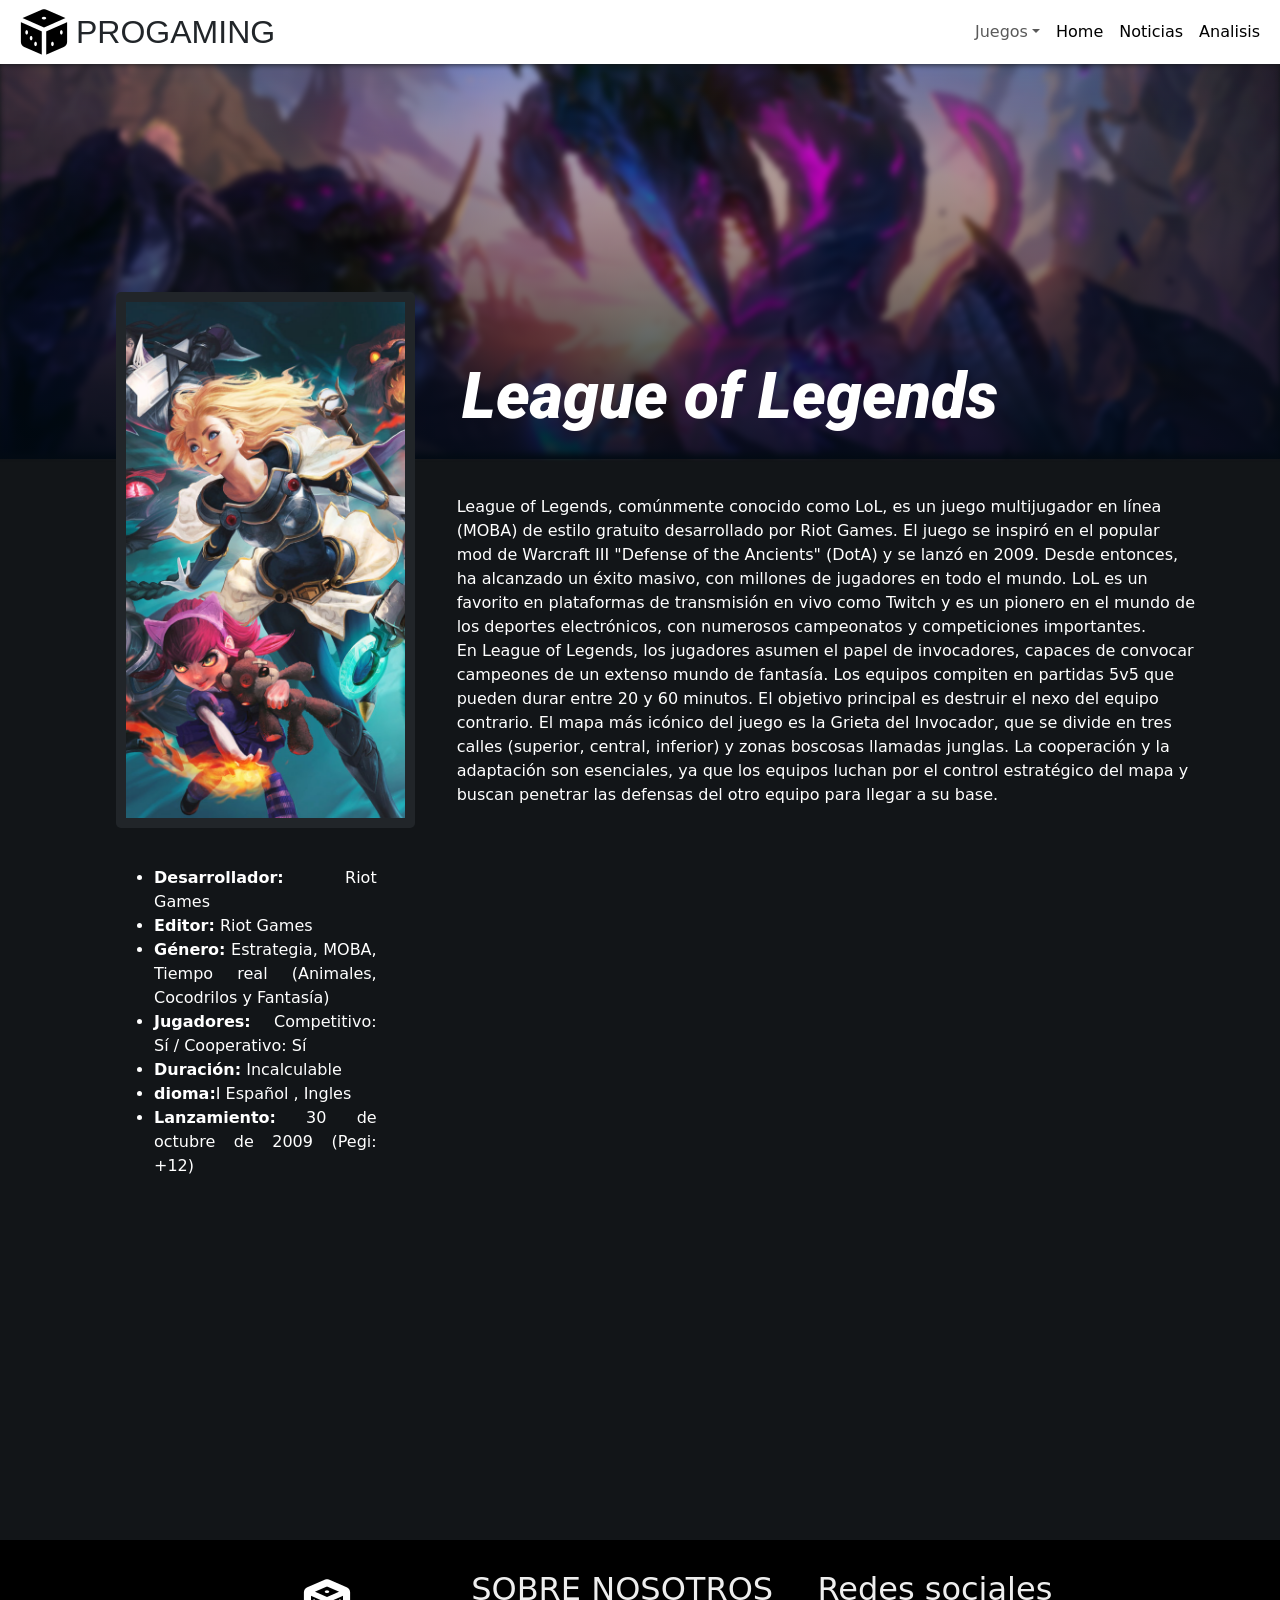
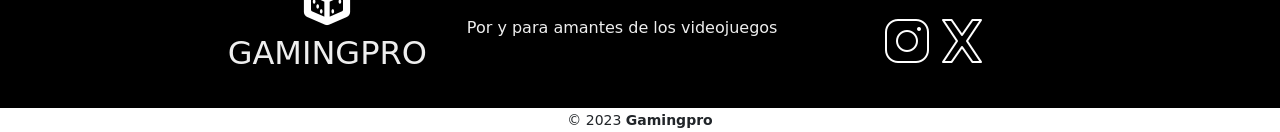
<file: pages/league of legends.html>
<!DOCTYPE html>
<html lang="en">
<head>
    <meta charset="UTF-8">
    <meta name="viewport" content="width=device-width, initial-scale=1.0">
    <!--icon-8-->
    <link rel="shortcut icon" href="../icons/icons8-dado-64.png">
    <!--bootstrap-->
    <link href="https://cdn.jsdelivr.net/npm/bootstrap@5.3.2/dist/css/bootstrap.min.css" rel="stylesheet"
        integrity="sha384-T3c6CoIi6uLrA9TneNEoa7RxnatzjcDSCmG1MXxSR1GAsXEV/Dwwykc2MPK8M2HN" crossorigin="anonymous">
    <script src="https://cdn.jsdelivr.net/npm/bootstrap@5.3.2/dist/js/bootstrap.bundle.min.js"
        integrity="sha384-C6RzsynM9kWDrMNeT87bh95OGNyZPhcTNXj1NW7RuBCsyN/o0jlpcV8Qyq46cDfL" crossorigin="anonymous">
    </script>
    <!--css-->
    <link rel="stylesheet" href="../css/style.css">
    <title>GAMINGPRO</title>
</head>
<body>
    <header class="header-1">
        <nav class="navbar navbar-expand-lg">
            <div class="container-fluid">
                <div class="image-container">
                    <img src="../icons/icons8-dado-64.png" alt="Dado" class="rotating-image">
                </div>
                <h2 class="name-logo">PROGAMING</h2>
                <button class="navbar-toggler" type="button" data-bs-toggle="collapse"
                    data-bs-target="#navbarNavDropdown" aria-controls="navbarNavDropdown" aria-expanded="false"
                    aria-label="Toggle navigation">
                    <span class="navbar-toggler-icon"></span>
                </button>
                <div class="collapse navbar-collapse menu" id="navbarNavDropdown">
                    <ul class="navbar-nav">
                        <li class="nav-item dropdown">
                            <a class="nav-link dropdown-toggle" href="#" role="button" data-bs-toggle="dropdown"
                                aria-expanded="false">Juegos</a>
                            <ul class="dropdown-menu">
                                <li>
                                    <a class="dropdown-item" href="../pages/league of legends.html">League of legends</a>
                                </li>
                                <li>
                                    <hr class="dropdown-divider">
                                </li>
                                <li>
                                    <a class="dropdown-item" href="../pages/Baldurs gate 3.html">Baldur gate 3</a>
                                </li>
                                <li>
                                    <hr class="dropdown-divider">
                                </li>
                                <li>
                                    <a class="dropdown-item" href="../pages/Assassins creed mirage.html">Assassins Creed mirage</a>
                                </li>
                                <li>
                                    <hr class="dropdown-divider">
                                </li>
                                <li>
                                    <a class="dropdown-item" href="../pages/Streetfighter.html">Street fighter</a>
                                </li>
                            </ul>
                        </li>
                        <li class="nav-item">
                            <a class="nav-link active" aria-current="page" href="../index.html">Home</a>
                        </li>
                        <li class="nav-item">
                            <a class="nav-link active" aria-current="page" href="../pages/noticias.html">Noticias</a>
                        </li>
                        <li class="nav-item">
                            <a class="nav-link active" aria-current="page" href="../pages/analisis.html">Analisis</a>
                        </li>
                    </ul>
                </div>
            </div>
        </nav>
    </header>
    <main>
        <div class="img-one">
            <img class="banner-filter" src="../img/league-of-legends.jpg" alt="">
        </div>
        <article class="container articulos">
            <div class="row g-2">
                <div class="col-md-4 aside-info">
                    <div class="img-aside">
                        <img class="image-cover" src="../img/key_art_Banner-lol.jpg">
                    </div>
                    <ul class="list-aside">
                        <li><b>Desarrollador:</b> Riot Games</li>
                        <li><b>Editor:</b> Riot Games</li>
                        <li><b>Género:</b> Estrategia, MOBA, Tiempo real (Animales, Cocodrilos y Fantasía)</li>
                        <li><b>Jugadores:</b> Competitivo: Sí / Cooperativo: Sí</li>
                        <li><b>Duración:</b> Incalculable</li>
                        <li><b>dioma:</b>I Español , Ingles</li>
                        <li><b>Lanzamiento:</b> 30 de octubre de 2009 (Pegi: +12)</li>
                    </ul>
                </div>
                <div class="col-md-8">
                    <div class="titulos #lol">
                        <h2 id="lol">League of Legends</h2>
                    </div>
                    <div class="list">
                        <p class="card-text">League of Legends, comúnmente conocido como LoL, es un juego
                            multijugador en línea (MOBA) de estilo gratuito desarrollado por Riot Games. El juego se
                            inspiró en el popular mod de Warcraft III "Defense of the Ancients" (DotA) y se lanzó en
                            2009. Desde entonces, ha alcanzado un éxito masivo, con millones de jugadores en todo el
                            mundo. LoL es un favorito en plataformas de transmisión en vivo como Twitch y es un
                            pionero en el mundo de los deportes electrónicos, con numerosos campeonatos y
                            competiciones importantes.
                            <br>
                            En League of Legends, los jugadores asumen el papel de invocadores, capaces de convocar
                            campeones de un extenso mundo de fantasía. Los equipos compiten en partidas 5v5 que
                            pueden durar entre 20 y 60 minutos. El objetivo principal es destruir el nexo del equipo
                            contrario. El mapa más icónico del juego es la Grieta del Invocador, que se divide en
                            tres calles (superior, central, inferior) y zonas boscosas llamadas junglas. La
                            cooperación y la adaptación son esenciales, ya que los equipos luchan por el control
                            estratégico del mapa y buscan penetrar las defensas del otro equipo para llegar a su
                            base.
                        </p>
                    </div>
                    <div>
                        <iframe src="https://www.youtube.com/embed/zF5Ddo9JdpY?si=JyzLoWyd5l-oU8P4"
                            title="YouTube video player" frameborder="0"
                            allow="accelerometer; autoplay; clipboard-write; encrypted-media; gyroscope; picture-in-picture; web-share"
                            allowfullscreen>
                        </iframe>
                    </div>
                </div>
            </div>
        </article>
    </main>
    <footer class="pie-pagina">
        <div class="grup-1">
            <div class="box1">
                <figure>
                    <a href="../index.html">
                        <img src="../icons/dado-white.png" alt="logo gamer">
                    </a>
                    <h2>GAMINGPRO</h2>
                </figure>
            </div>
            <div class="box2">
                <h2>SOBRE NOSOTROS</h2>
                <p>Por y para amantes de los videojuegos</p>
            </div>
            <div class="box3">
                <h2>
                    Redes sociales
                </h2>
                <div class="red-social">
                    <img src="../icons/icons8-instagram-50 (1).png" alt="instagram">
                    <img src="../icons/icons8-x-50 (1).png" alt="x">
                </div>
            </div>
        </div>
        <div class="grup-2">
            <small>&copy; 2023 <b>Gamingpro</b></small>
        </div>
    </footer>
</body>
</html>
</file>
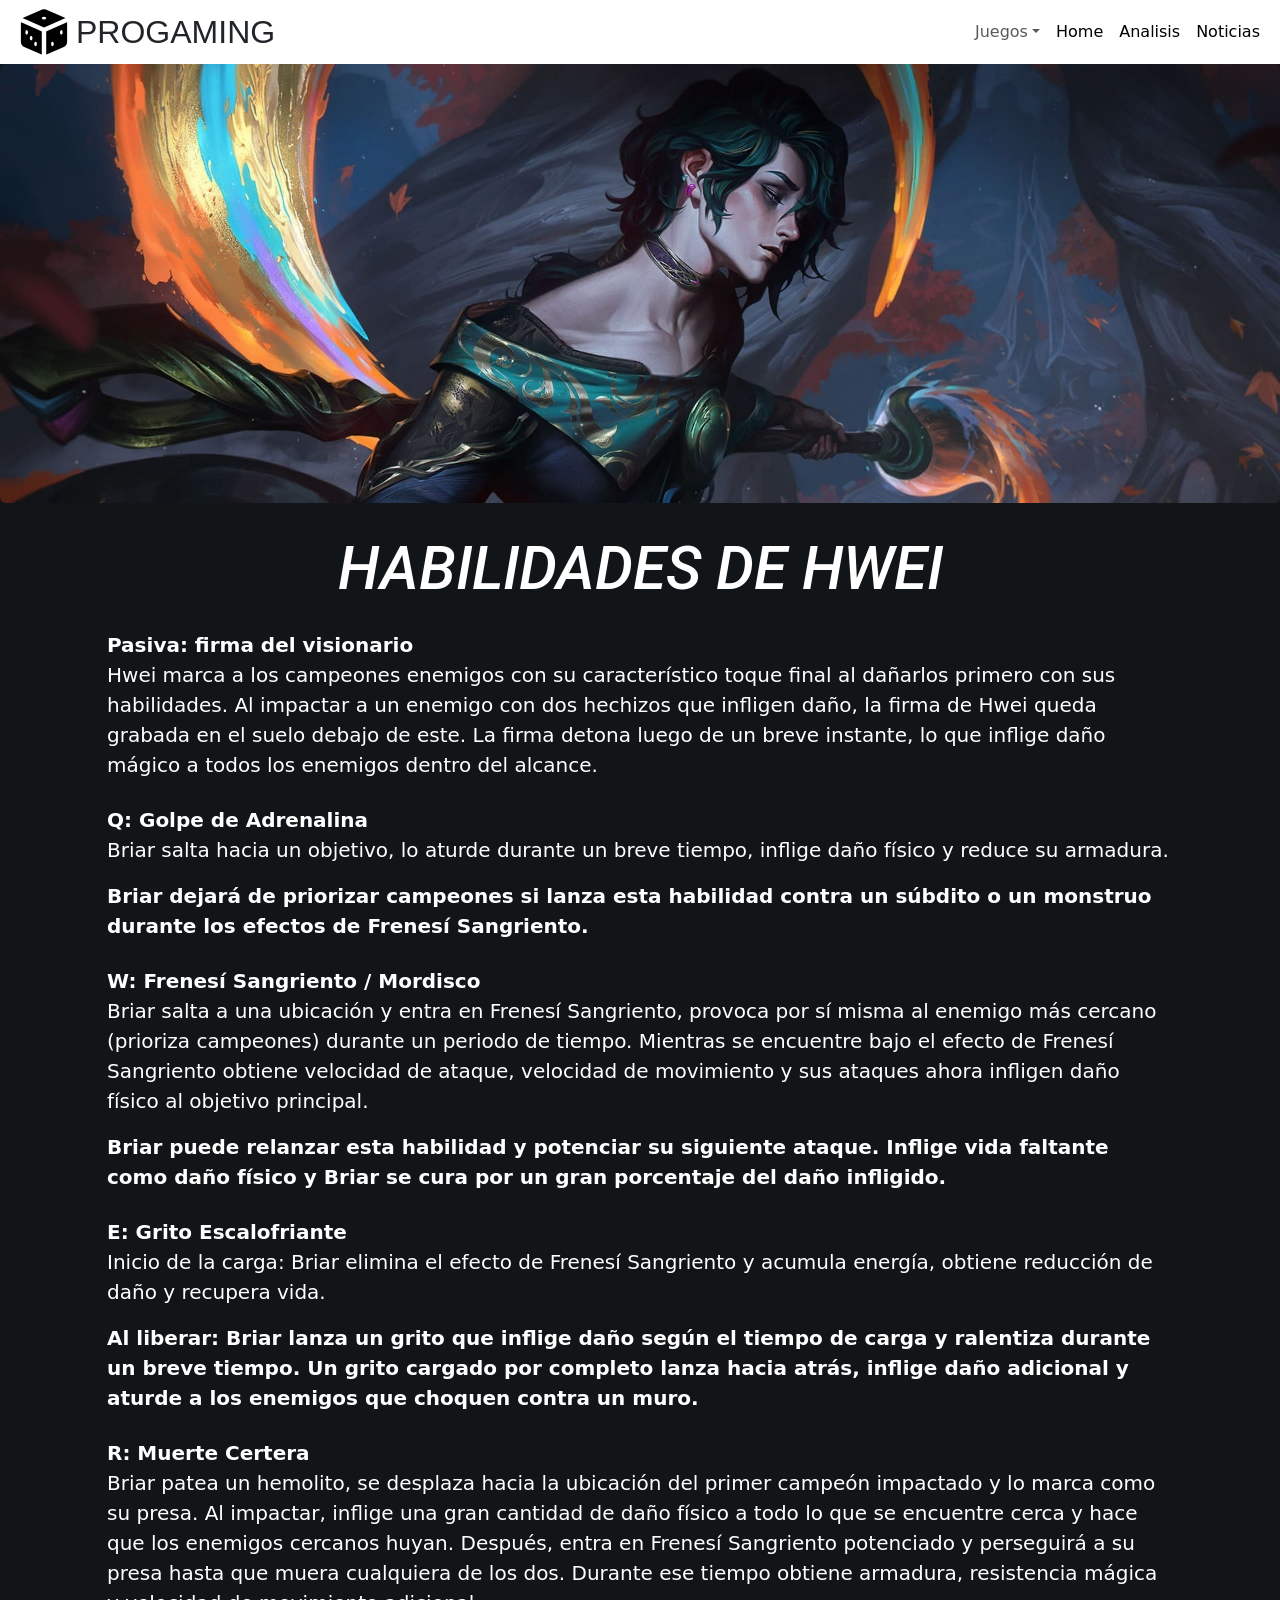
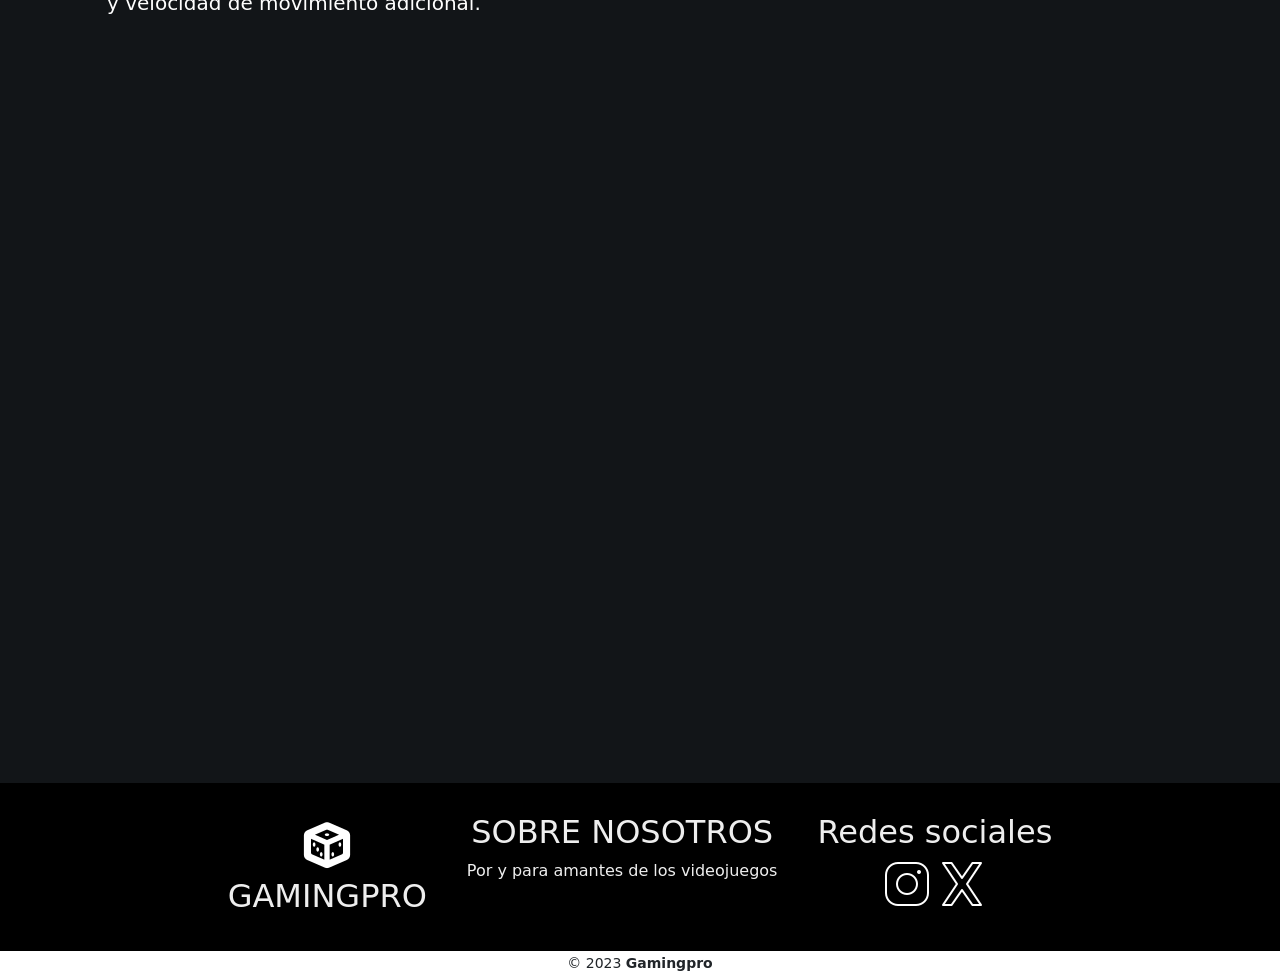
<file: pages/lol.html>
<!DOCTYPE html>
<html lang="en">

<head>
    <meta charset="UTF-8">
    <meta name="viewport" content="width=device-width, initial-scale=1.0">
    <!--bootstrap-->
    <link href="https://cdn.jsdelivr.net/npm/bootstrap@5.3.2/dist/css/bootstrap.min.css" rel="stylesheet"
        integrity="sha384-T3c6CoIi6uLrA9TneNEoa7RxnatzjcDSCmG1MXxSR1GAsXEV/Dwwykc2MPK8M2HN" crossorigin="anonymous">
    <script src="https://cdn.jsdelivr.net/npm/bootstrap@5.3.2/dist/js/bootstrap.bundle.min.js"
        integrity="sha384-C6RzsynM9kWDrMNeT87bh95OGNyZPhcTNXj1NW7RuBCsyN/o0jlpcV8Qyq46cDfL" crossorigin="anonymous">
        </script>
    <!--css-->
    <link rel="stylesheet" href="../css/style.css">
    <title>PROGAMING</title>
</head>

<body>
    <header class="header-1">
        <nav class="navbar navbar-expand-lg">
            <div class="container-fluid">
                <div class="image-container">
                    <img src="../icons/icons8-dado-64.png" alt="Dado" class="rotating-image">
                </div>
                <h2 class="name-logo">PROGAMING</h2>
                <button class="navbar-toggler" type="button" data-bs-toggle="collapse"
                    data-bs-target="#navbarNavDropdown" aria-controls="navbarNavDropdown" aria-expanded="false"
                    aria-label="Toggle navigation">
                    <span class="navbar-toggler-icon"></span>
                </button>
                <div class="collapse navbar-collapse" id="navbarNavDropdown">
                    <ul class="navbar-nav">
                        <li class="nav-item dropdown">
                            <a class="nav-link dropdown-toggle" href="#" role="button" data-bs-toggle="dropdown"
                            aria-expanded="false">Juegos</a>
                            <ul class="dropdown-menu">
                                <li><a class="dropdown-item" href="../pages/league of legends.html">League of legends
                                </a>
                            </li>
                            <li>
                                <hr class="dropdown-divider">
                            </li>
                            <li><a class="dropdown-item" href="../pages/apex.html">Apex legend</a></li>
                            <li>
                                    <hr class="dropdown-divider">
                                </li>
                                <li>
                                    <a class="dropdown-item" href="../pages/Baldurs gate 3.html">Baldur gate 3</a>
                                </li>
                                <li>
                                    <hr class="dropdown-divider">
                                </li>
                                <li>
                                    <a class="dropdown-item" href="../pages/Assassins creed mirage.html">Assassins Creed
                                        mirage</a>
                                </li>
                                <li>
                                    <hr class="dropdown-divider">
                                </li>
                                <li>
                                    <a class="dropdown-item" href="../pages/Streetfighter.html">Street fighter</a>
                                </li>
                            </ul>
                        </li>
                        <li class="nav-item">
                            <a class="nav-link active" aria-current="page" href="../index.html">Home</a>
                        </li>
                        <li class="nav-item">
                            <a class="nav-link active" aria-current="page" href="../pages/analisis.html">Analisis</a>
                        </li>
                        <li class="nav-item">
                            <a class="nav-link active" aria-current="page" href="../pages/noticias.html">Noticias</a>
                        </li>
                    </ul>
                </div>
            </div>
        </nav>
    </header>
    <main>
        <div class="col col__imagen">
            <img src="../img/hwei_splash (1) (1)-recortada (1).jpg" class="img-fluid rounded-start" alt="hwei">
        </div>
        <div class="container-lg col-md col-sm analisis-Hwei">
            <div class="row-12 row-analisis">
                <div class="col">
                    <div class="card-body">
                        <h1 class="card-title-h1">HABILIDADES DE HWEI</h1>
                        <div class="pasiva-name">
                            <b>Pasiva: firma del visionario</b>
                            <p>Hwei marca a los campeones enemigos con su característico toque final al dañarlos primero
                                con sus habilidades. Al impactar a un enemigo con dos hechizos que infligen daño, la
                                firma de Hwei queda grabada en el suelo debajo de este. La firma detona luego de un
                                breve instante, lo que inflige daño mágico a todos los enemigos dentro del alcance.
                            </p>
                        </div>
                        <div class="q-name">
                            <b>Q: Golpe de Adrenalina</b>
                            <p>Briar salta hacia un objetivo, lo aturde durante un breve tiempo, inflige
                                daño físico y reduce su armadura.
                            </p>
                            <b>Briar dejará de priorizar campeones si lanza esta habilidad contra un súbdito
                                o un monstruo durante los efectos de Frenesí Sangriento.
                            </b>
                        </div>
                        <div class="w-name">
                            <b>W: Frenesí Sangriento / Mordisco</b>
                            <p>Briar salta a una ubicación y entra en Frenesí Sangriento, provoca por sí
                                misma al enemigo más cercano (prioriza campeones) durante un periodo de tiempo.
                                Mientras se encuentre bajo el efecto de Frenesí Sangriento obtiene velocidad de ataque,
                                velocidad de movimiento y sus ataques ahora infligen daño físico al objetivo principal.
                            </p>
                            <b>Briar puede relanzar esta habilidad y potenciar su siguiente ataque. Inflige
                                vida faltante como daño físico y Briar se cura por un gran porcentaje del daño
                                infligido.
                            </b>
                        </div>
                        <div class="E-name">
                            <b>E: Grito Escalofriante</b>
                            <p>Inicio de la carga: Briar elimina el efecto de Frenesí Sangriento y acumula
                                energía, obtiene reducción de daño y recupera vida.
                            </p>
                            <b>Al liberar: Briar lanza un grito que inflige daño según el tiempo de carga y
                                ralentiza durante un breve tiempo. Un grito cargado por completo lanza hacia atrás,
                                inflige daño adicional y aturde a los enemigos que choquen contra un muro.
                            </b>
                        </div>
                        <div class="R-name">
                            <b>R: Muerte Certera</b>
                            <p>Briar patea un hemolito, se desplaza hacia la ubicación del primer campeón
                                impactado y lo marca como su presa. Al impactar, inflige una gran cantidad
                                de daño físico a todo lo que se encuentre cerca y hace que los enemigos cercanos
                                huyan. Después, entra en Frenesí Sangriento potenciado y perseguirá a su presa
                                hasta que muera cualquiera de los dos. Durante ese tiempo obtiene armadura,
                                resistencia mágica y velocidad de movimiento adicional.
                            </p>
                        </div>
                    </div>
                    <div class="container">
                        <iframe src="https://www.youtube.com/embed/DRAGMgqBfWg?si=3JYXU7nG5aW2jpid"
                            title="YouTube video player" frameborder="0"
                            allow="accelerometer; autoplay; clipboard-write; encrypted-media; gyroscope; picture-in-picture; web-share"
                            allowfullscreen>
                        </iframe>
                    </div>
                </div>
            </div>
        </div>
    </main>
    <footer class="pie-pagina">
        <div class="grup-1">
            <div class="box1">
                <figure>
                    <a href="../index.html">
                        <img src="../icons/dado-white.png" alt="logo gamer">
                    </a>
                    <h2>GAMINGPRO</h2>
                </figure>
            </div>
            <div class="box2">
                <h2>SOBRE NOSOTROS</h2>
                <p>Por y para amantes de los videojuegos</p>
            </div>
            <div class="box3">
                <h2>
                    Redes sociales
                </h2>
                <div class="red-social">
                    <img src="../icons/icons8-instagram-50 (1).png" alt="instagram">
                    <img src="../icons/icons8-x-50 (1).png" alt="x">
                </div>
            </div>
        </div>
        <div class="grup-2">
            <small>&copy; 2023 <b>Gamingpro</b></small>
        </div>
    </footer>
</body>

</html>
</file>
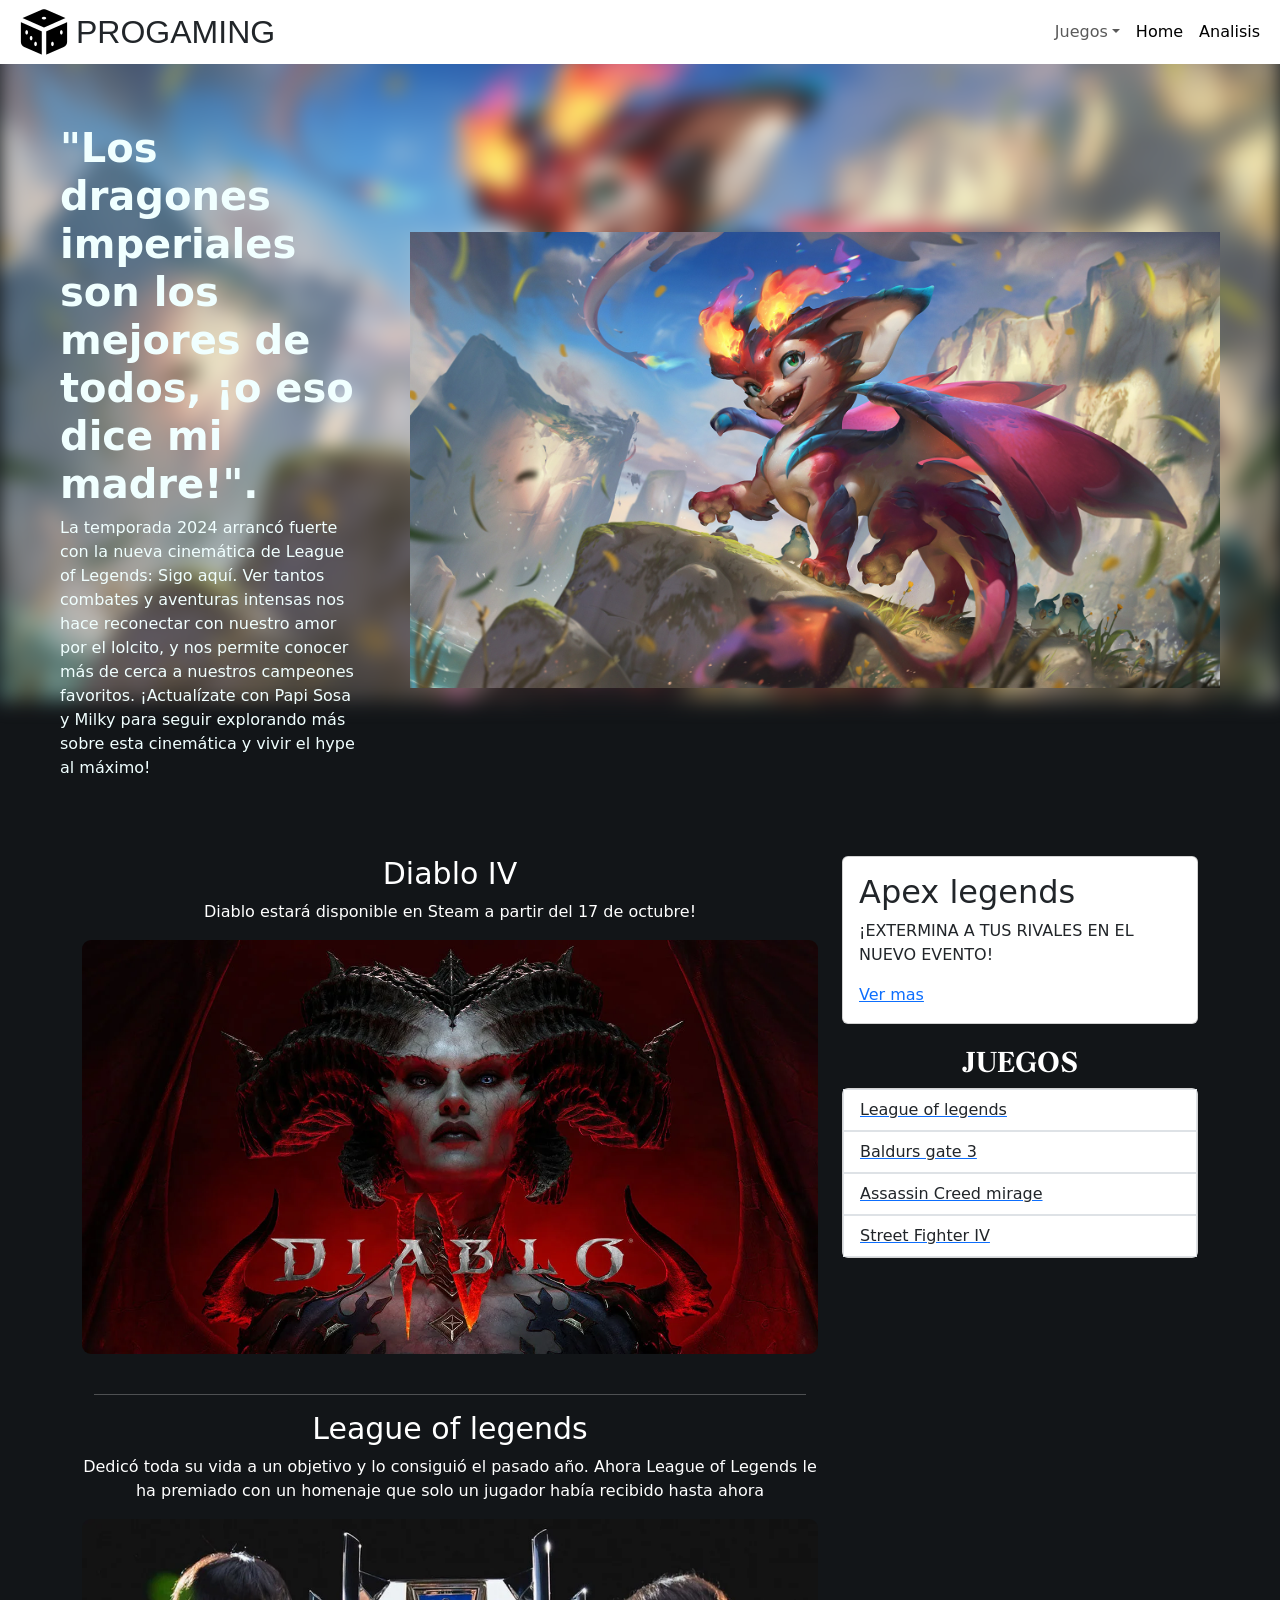
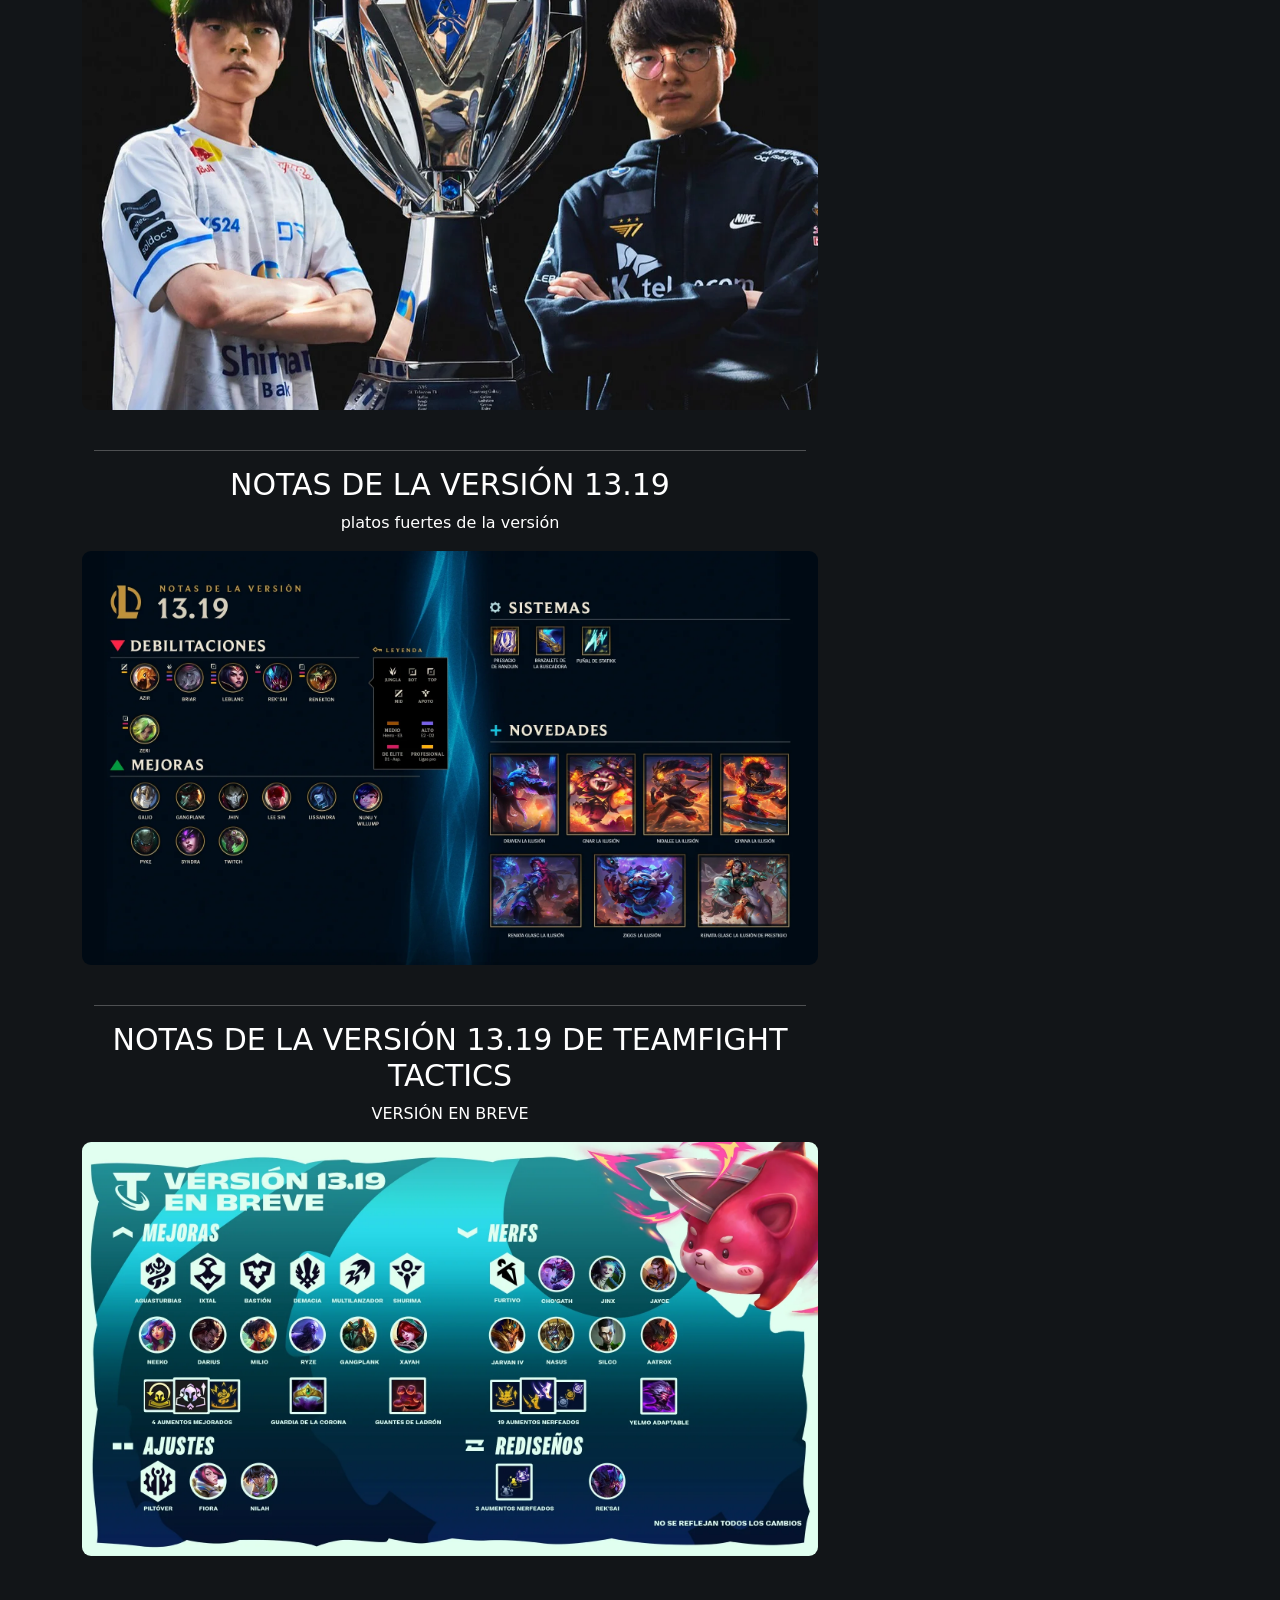
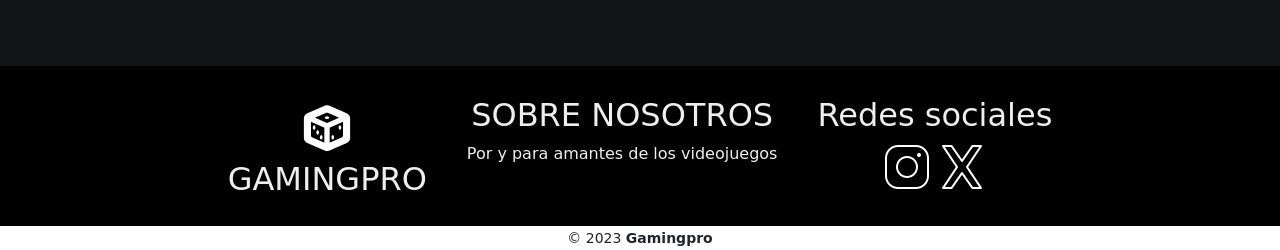
<file: pages/noticias.html>
<!DOCTYPE html>
<html lang="es">

<head>
    <meta charset="UTF-8">
    <meta name="viewport" content="width=device-width, initial-scale=1.0">
    <link rel="shortcut icon" href="../icons/icons8-dado-64.png">
    <link href="https://cdn.jsdelivr.net/npm/bootstrap@5.3.2/dist/css/bootstrap.min.css" rel="stylesheet"
        integrity="sha384-T3c6CoIi6uLrA9TneNEoa7RxnatzjcDSCmG1MXxSR1GAsXEV/Dwwykc2MPK8M2HN" crossorigin="anonymous">
    <script src="https://cdn.jsdelivr.net/npm/bootstrap@5.3.2/dist/js/bootstrap.bundle.min.js"
        integrity="sha384-C6RzsynM9kWDrMNeT87bh95OGNyZPhcTNXj1NW7RuBCsyN/o0jlpcV8Qyq46cDfL" crossorigin="anonymous">
        </script>
    <link rel="stylesheet" href="../css/style.css">
    <title>PROGAMING | Noticias</title>
    <meta name="description"
        content="Explora las noticias más recientes, reseñas detalladas y las últimas novedades en el mundo de los videojuegos">
    <meta name="keywords"
        content="información sobre videojuegos, actualizaciones de noticas, critica a juegos, experiencia en linea">
</head>

<body>
    <!--cabecera-->
    <header class="header-1">
        <nav class="navbar navbar-expand-lg">
            <div class="container-fluid">
                <div class="image-container">
                    <img src="../icons/icons8-dado-64.png" alt="Dado" class="rotating-image">
                </div>
                <h2 class="name-logo">PROGAMING</h2>
                <button class="navbar-toggler" type="button" data-bs-toggle="collapse"
                    data-bs-target="#navbarNavDropdown" aria-controls="navbarNavDropdown" aria-expanded="false"
                    aria-label="Toggle navigation">
                    <span class="navbar-toggler-icon"></span>
                </button>
                <div class="collapse navbar-collapse menu" id="navbarNavDropdown">
                    <ul class="navbar-nav">
                        <li class="nav-item dropdown">
                            <a class="nav-link dropdown-toggle" href="#" role="button" data-bs-toggle="dropdown"
                                aria-expanded="false">Juegos</a>
                            <ul class="dropdown-menu">
                                <li>
                                    <a class="dropdown-item" href="../pages/league of legends.html">League of legends</a>
                                </li>
                                <li>
                                    <hr class="dropdown-divider">
                                </li>
                                <li>
                                    <a class="dropdown-item" href="../pages/apex.html">Apex legend</a></li>
                                <li>
                                    <hr class="dropdown-divider">
                                </li>
                                <li>
                                    <a class="dropdown-item" href="../pages/Baldurs gate 3.html">Baldur gate 3</a>
                                </li>
                                <li>
                                    <hr class="dropdown-divider">
                                </li>
                                <li>
                                    <a class="dropdown-item" href="../pages/Assassins creed mirage.html">Assassins Creed mirage</a>
                                </li>
                                <li>
                                    <hr class="dropdown-divider">
                                </li>
                                <li>
                                    <a class="dropdown-item" href="../pages/Streetfighter.html">Street fighter</a>
                                </li>
                            </ul>
                        </li>
                        <li class="nav-item">
                            <a class="nav-link active" aria-current="page" href="../index.html">Home</a>
                        </li>
                        <li class="nav-item">
                            <a class="nav-link active" aria-current="page" href="../pages/analisis.html">Analisis</a>
                        </li>
                    </ul>
                </div>
            </div>
        </nav>
    </header>
    <!--fin cabecera-->
    <!--cuerpo-->
    <main class="noticias">
        <article class="art-principal" class="container-fluid">
            <div class="img-position1">
                <img class="imagen-blur" src="../img/Base_Smolder_-_Final_opt.jpg" alt="">
            </div>
            <div class="prueba-vanner">
                <div class="titulo-van">
                    <h1><b>"Los dragones imperiales son los mejores de todos, ¡o eso dice mi madre!".</b></h1>
                    <p>La temporada 2024 arrancó fuerte con la nueva cinemática de League of Legends: Sigo aquí. Ver
                        tantos combates y aventuras intensas nos hace reconectar con nuestro amor por el lolcito, y nos
                        permite conocer más de cerca a nuestros campeones favoritos. ¡Actualízate con Papi Sosa y Milky
                        para seguir explorando más sobre esta cinemática y vivir el hype al máximo!</p>
                </div>
                <div>
                    <img src="../img/Base_Smolder_-_Final_opt.jpg" alt="">
                </div>
            </div>
        </article>
        <div class="container">
            <!--seccion noticias-->
            <div class="row">
                <div class="col-md-8 seccion-noti">
                    <article class="article">
                        <h3>Diablo IV</h3>
                        <p> Diablo estará disponible en Steam a partir del 17 de octubre!
                        </p>
                        <div>
                            <img src="../img/diablo-iv.webp" alt="Diablo IV">
                        </div>
                    </article>
                    <div class="container">
                        <hr class="featurette-divider">
                    </div>
                    <article class="article">
                        <h3>League of legends</h3>
                        <p>
                            Dedicó toda su vida a un objetivo y lo consiguió el pasado año. Ahora League of Legends le
                            ha
                            premiado con un homenaje que solo un jugador había recibido hasta ahora
                        </p>
                        <div>
                            <img src="../img/def-faker.webp" alt="faker y def">
                        </div>
                    </article>
                    <div class="container">
                        <hr class="featurette-divider">
                    </div>
                    <article class="article">
                        <h3>NOTAS DE LA VERSIÓN 13.19</h3>
                        <p>platos fuertes de la versión</p>
                        <div class="image-container">
                            <a>
                                <img src="../img/LOL_13.19_Patch.webp" alt="lol parche">
                            </a>
                        </div>
                    </article>
                    <div class="container">
                        <hr class="featurette-divider">
                    </div>
                    <article class="article">
                        <h3>NOTAS DE LA VERSIÓN 13.19 DE TEAMFIGHT TACTICS</h3>
                        <p>VERSIÓN EN BREVE</p>
                        <div>
                            <img src="../img/TFT_SET9_Comms_Patch_13.19.webp" alt="parche tft">
                        </div>
                    </article>
                </div>
                <!--aside-->
                <div class="col-md-4">
                    <aside class="aside">
                        <div class="card tarjetas">
                            <div class="card-body">
                                <h5 class="card-title">Apex legends</h5>
                                <p class="card-text">¡EXTERMINA A TUS RIVALES EN EL NUEVO EVENTO!</p>
                                <a href="../pages/apex.html" class="card-link">Ver mas</a>
                            </div>
                        </div>
                        <div class="aside-card">
                            <h3 class="titulo-card"><b>JUEGOS</b></h3>
                            <div class="card">
                                <ul class="list-group list-group-flush">
                                    <a href="../pages/league of legends.html">
                                        <li class="list-group-item">League of legends</li>
                                    </a>
                                    <a href="../pages/Baldurs gate 3.html">
                                        <li class="list-group-item">Baldurs gate 3</li>
                                    </a>
                                    <a href="../pages/Assassins creed mirage.html">
                                        <li class="list-group-item">Assassin Creed mirage</li>
                                    </a>
                                    <a href="../pages/Streetfighter.html">
                                        <li class="list-group-item">Street Fighter IV</li>
                                    </a></a>
                                </ul>
                            </div>
                        </div>
                    </aside>
                </div>
            </div>
        </div>
    </main>
    <!--fin cuerpo-->
    <!--pie-pagina-->
    <footer class="pie-pagina">
        <div class="grup-1">
            <div class="box1">
                <div>
                    <img src="../icons/dado-white.png" alt="logo gamer">
                    <h2>GAMINGPRO</h2>
                </div>
            </div>
            <div class="box2">
                <h2>SOBRE NOSOTROS</h2>
                <p>Por y para amantes de los videojuegos</p>
            </div>
            <div class="box3">
                <h2>
                    Redes sociales
                </h2>
                <div class="red-social">
                    <img src="../icons/icons8-instagram-50 (1).png" alt="instagram">
                    <img src="../icons/icons8-x-50 (1).png" alt="x">
                </div>
            </div>
        </div>
        <div class="grup-2">
            <small>&copy; 2023 <b>Gamingpro</b></small>
        </div>
    </footer>
</body>

</html>
</file>
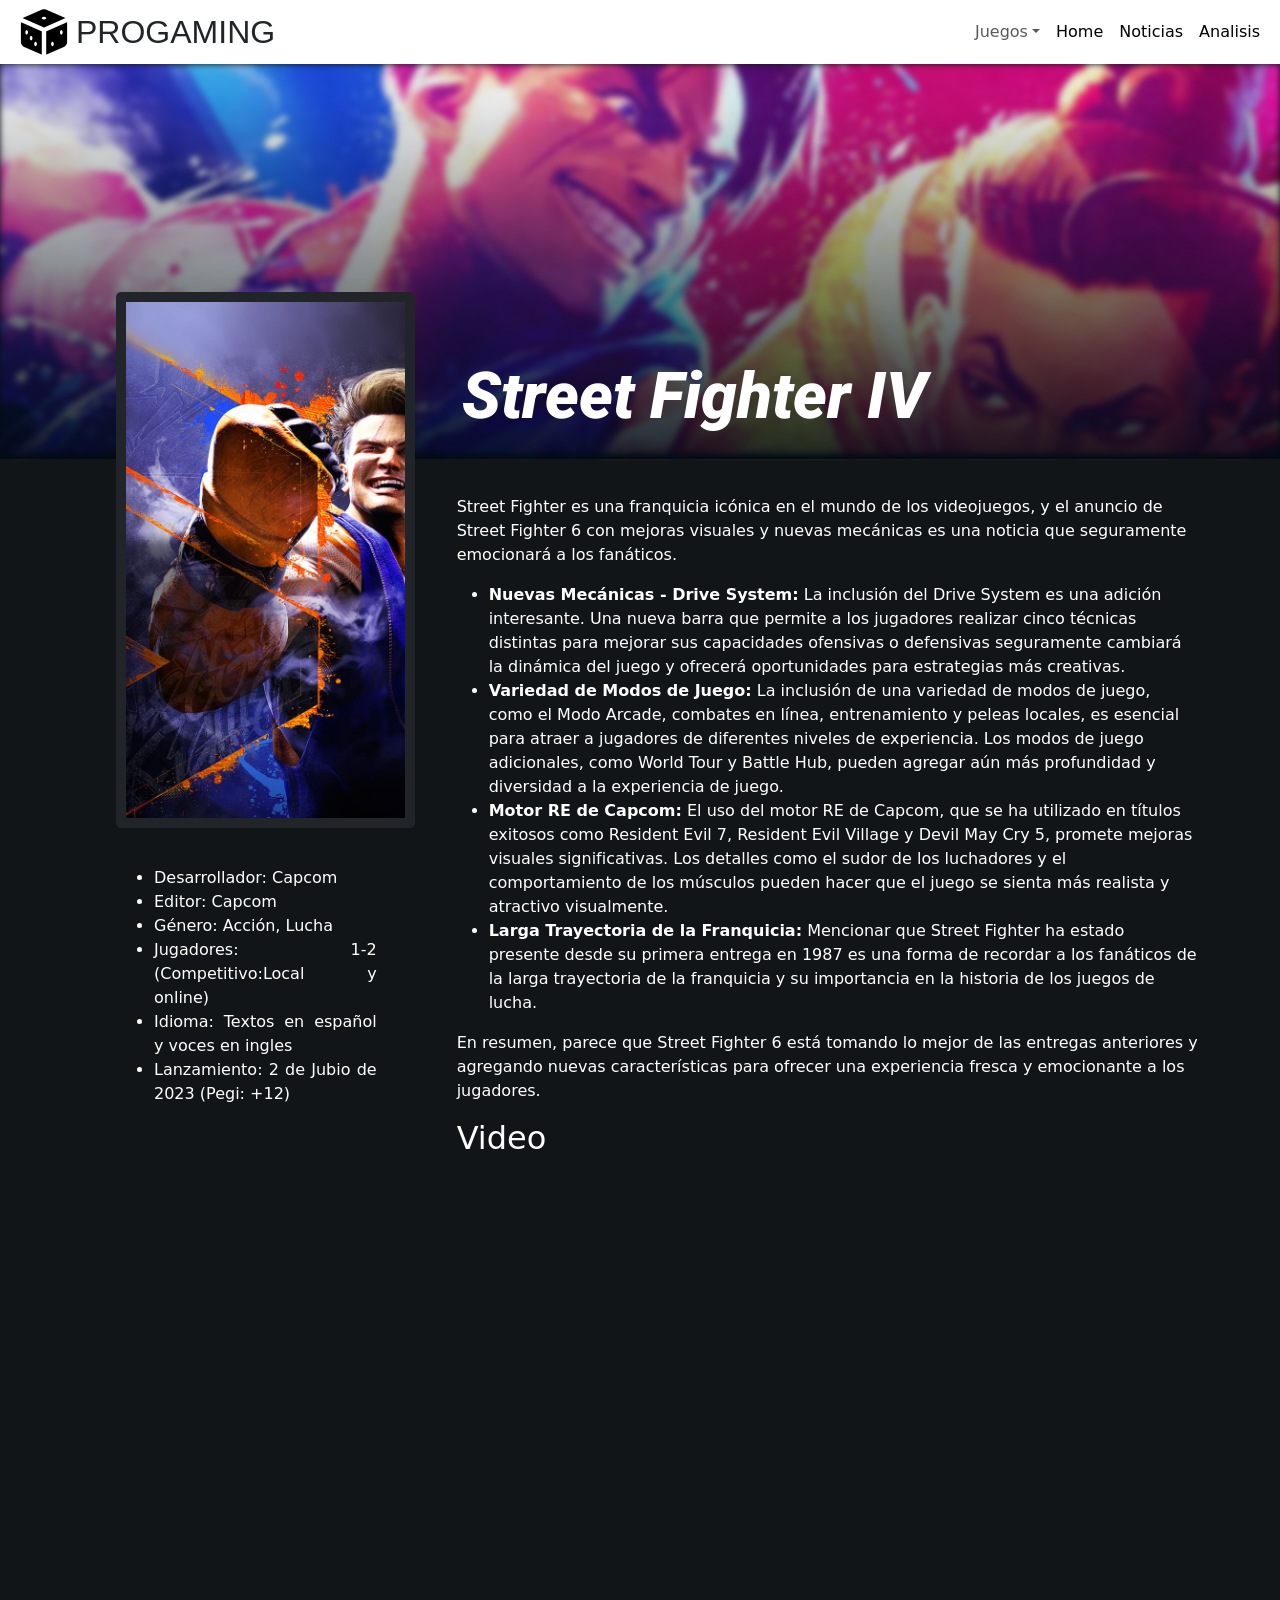
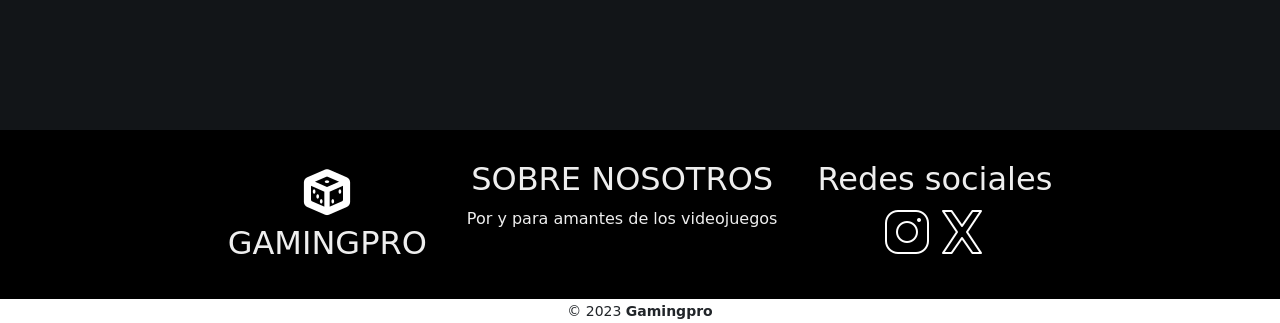
<file: pages/Streetfighter.html>
<!DOCTYPE html>
<html lang="es">
<head>
    <meta charset="UTF-8">
    <meta name="viewport" content="width=device-width, initial-scale=1.0">
    <link rel="shortcut icon" href="../icons/icons8-dado-64.png">
    <!--bootstrap-->
    <link href="https://cdn.jsdelivr.net/npm/bootstrap@5.3.2/dist/css/bootstrap.min.css" rel="stylesheet"
        integrity="sha384-T3c6CoIi6uLrA9TneNEoa7RxnatzjcDSCmG1MXxSR1GAsXEV/Dwwykc2MPK8M2HN" crossorigin="anonymous">
    <script src="https://cdn.jsdelivr.net/npm/bootstrap@5.3.2/dist/js/bootstrap.bundle.min.js"
        integrity="sha384-C6RzsynM9kWDrMNeT87bh95OGNyZPhcTNXj1NW7RuBCsyN/o0jlpcV8Qyq46cDfL" crossorigin="anonymous">
    </script>
    <!--css-->
    <link rel="stylesheet" href="../css/style.css">
    <title>PROGAMING | Street fighter IV</title>
</head>
<body>
    <header class="header-1">
        <nav class="navbar navbar-expand-lg">
            <div class="container-fluid">
                <div class="image-container">
                    <img src="../icons/icons8-dado-64.png" alt="Dado" class="rotating-image">
                </div>
                <h2 class="name-logo">PROGAMING</h2>
                <button class="navbar-toggler" type="button" data-bs-toggle="collapse"
                    data-bs-target="#navbarNavDropdown" aria-controls="navbarNavDropdown" aria-expanded="false"
                    aria-label="Toggle navigation">
                    <span class="navbar-toggler-icon"></span>
                </button>
                <div class="collapse  navbar-collapse menu" id="navbarNavDropdown">
                    <ul class=" navbar-nav">
                        <li class="nav-item dropdown">
                            <a class="nav-link dropdown-toggle" href="#" role="button" data-bs-toggle="dropdown"
                                aria-expanded="false">Juegos</a>
                            <ul class="dropdown-menu">
                                <li>
                                    <a class="dropdown-item" href="../pages/league of legends.html">League of legends</a>
                                </li>
                                <li>
                                    <hr class="dropdown-divider">
                                </li>
                                <li>
                                    <a class="dropdown-item" href="../pages/Baldurs gate 3.html">Baldur gate 3</a>
                                </li>
                                <li>
                                    <hr class="dropdown-divider">
                                </li>
                                <li>
                                    <a class="dropdown-item" href="../pages/Assassins creed mirage.html">Assassins Creed mirage</a>
                                </li>
                                <li>
                                    <hr class="dropdown-divider">
                                </li>
                                <li>
                                    <a class="dropdown-item" href="../pages/Streetfighter.html">Street fighter</a>
                                </li>
                            </ul>
                        </li>
                        <li class="nav-item">
                            <a class="nav-link active" aria-current="page" href="../index.html">Home</a>
                        </li>
                        <li class="nav-item">
                            <a class="nav-link active" aria-current="page" href="../pages/noticias.html">Noticias</a>
                        </li>
                        <li class="nav-item">
                            <a class="nav-link active" aria-current="page" href="../pages/analisis.html">Analisis</a>
                        </li>
                    </ul>
                </div>
            </div>
        </nav>
    </header>
    <main>
        <section class="img-one">
            <img class="banner-filter" src="../img/fighter-6.webp" alt="">
        </section>
        <article class="container articulos">
            <div class="row g-2">
                <div class="col-md-4 aside-info">
                    <div class="img-aside">
                        <img class="image-cover" src="../img/street-6.jpg">
                    </div>
                    <ul class="list-aside">
                        <li>Desarrollador: Capcom</li>
                        <li>Editor: Capcom</li>
                        <li>Género: Acción, Lucha</li>
                        <li>Jugadores: 1-2 (Competitivo:Local y online)</li>
                        <li>Idioma: Textos en español y voces en ingles</li>
                        <li>Lanzamiento: 2 de Jubio de 2023 (Pegi: +12)</li>
                    </ul>
                </div>
                <div class="col-md-8">
                    <div class="titulos">
                        <h2 id="street">Street Fighter IV</h2>
                    </div>
                    <div class="list">
                        <div>
                            <p> Street Fighter es una franquicia icónica en el mundo de los videojuegos, y el
                                anuncio de Street Fighter 6 con mejoras visuales y nuevas mecánicas es una noticia
                                que seguramente emocionará a los fanáticos.
                            </p>
                            <ul>
                                <li><b>Nuevas Mecánicas - Drive System:</b> La inclusión del Drive System es una
                                    adición
                                    interesante. Una nueva barra que permite a los jugadores realizar cinco técnicas
                                    distintas para mejorar sus capacidades ofensivas o defensivas seguramente
                                    cambiará la dinámica del juego y ofrecerá oportunidades para estrategias más
                                    creativas.
                                </li>
                                <li><b>Variedad de Modos de Juego:</b> La inclusión de una variedad de modos de
                                    juego, como
                                    el Modo Arcade, combates en línea, entrenamiento y peleas locales, es esencial
                                    para atraer a jugadores de diferentes niveles de experiencia. Los modos de juego
                                    adicionales, como World Tour y Battle Hub, pueden agregar aún más profundidad y
                                    diversidad a la experiencia de juego.
                                </li>
                                <li><b>Motor RE de Capcom:</b> El uso del motor RE de Capcom, que se ha utilizado en
                                    títulos exitosos como Resident Evil 7, Resident Evil Village y Devil May Cry 5,
                                    promete mejoras visuales significativas. Los detalles como el sudor de los
                                    luchadores y el comportamiento de los músculos pueden hacer que el juego se
                                    sienta más realista y atractivo visualmente.
                                </li>
                                <li><b>Larga Trayectoria de la Franquicia:</b> Mencionar que Street Fighter ha
                                    estado
                                    presente desde su primera entrega en 1987 es una forma de recordar a los
                                    fanáticos de la larga trayectoria de la franquicia y su importancia en la
                                    historia de los juegos de lucha.
                                </li>
                            </ul>
                            <p>En resumen, parece que Street Fighter 6 está tomando lo mejor de las entregas
                                anteriores y agregando nuevas características para ofrecer una experiencia fresca y
                                emocionante a los jugadores.
                            </p>
                        </div>
                        <div>
                            <h2>Video</h2>
                            <iframe
                                src="https://www.youtube.com/embed/1INU3FOJsTw?si=PYeoN5yQpFc8mgbz"
                                title="YouTube video player" frameborder="0"
                                allow="accelerometer; autoplay; clipboard-write; encrypted-media; gyroscope; picture-in-picture; web-share"
                                allowfullscreen>
                            </iframe>
                        </div>
                    </div>
                </div>
            </div>
        </article>
    </main>
    <footer class="pie-pagina">
        <div class="grup-1">
            <div class="box1">
                <figure>
                    <a href="../index.html">
                        <img src="../icons/dado-white.png" alt="logo gamer">
                    </a>
                    <h2>GAMINGPRO</h2>
                </figure>
            </div>
            <div class="box2">
                <h2>SOBRE NOSOTROS</h2>
                <p>Por y para amantes de los videojuegos</p>
            </div>
            <div class="box3">
                <h2>
                    Redes sociales
                </h2>
                <div class="red-social">
                    <img src="../icons/icons8-instagram-50 (1).png" alt="instagram">
                    <img src="../icons/icons8-x-50 (1).png" alt="x">
                </div>
            </div>
        </div>
        <div class="grup-2">
            <small>&copy; 2023 <b>Gamingpro</b></small>
        </div>
    </footer>
</body>
</html>
</file>
<file: css/style.css>
@import url("https://fonts.googleapis.com/css2?family=Young+Serif&display=swap");
@import url("https://fonts.googleapis.com/css2?family=Brygada+1918:ital,wght@1,500&display=swap");
@import url("https://fonts.googleapis.com/css2?family=Roboto:ital,wght@0,100;0,300;0,400;0,500;0,700;0,900;1,100;1,300;1,400;1,500;1,700;1,900&display=swap");
* {
  padding: 0px;
  margin: 0px;
  box-sizing: border-box;
}

iframe {
  display: block;
  margin: 1em auto;
  width: 100%;
  aspect-ratio: 16/9;
}

main {
  background-attachment: fixed;
  background-color: #121518;
  color: white;
  padding-bottom: 70px;
}

.noticias .card-title-over, .fila-title .box-contenido-3, .fila-title .box-contenido-2, .fila-title .box-contenido-1 {
  display: flex;
  flex-direction: column;
  justify-content: center;
}

.principal .planf img {
  width: 100%;
  border-radius: 24px;
}
.principal .imgBanner {
  position: relative;
}

.caja-1 {
  position: absolute;
  top: -9%;
  width: 100%;
  height: 100%;
}

.caja-1 img {
  width: 100%;
  position: absolute;
  overflow: hidden;
  max-height: 700px;
  object-fit: cover;
  filter: blur(7px);
}

.caja-1::after {
  content: "";
  position: absolute;
  left: 0px;
  bottom: -2%;
  width: 100%;
  height: 50%;
  background: linear-gradient(transparent, rgb(0, 9, 19) 46%);
}

.caja-2 {
  box-sizing: border-box;
  max-width: 1403px;
  margin: 0px auto;
}
.caja-2 .titulo-name {
  display: flex;
  justify-content: center;
  font-family: "Roboto", sans-serif;
  font-style: italic;
}
.caja-2 .titulo-name h1 {
  font-size: 120px;
  text-align: center;
  color: white;
  margin: 0px;
  position: relative;
  top: -144px;
  font-weight: 800;
  letter-spacing: 0.03em;
  color: tan;
}
.caja-2 .subtitulo {
  display: flex;
  justify-content: center;
}
.caja-2 .subtitulo h2 {
  font-size: 1.5rem;
  color: white;
  position: relative;
  top: -158px;
  font-family: "Roboto", sans-serif;
  font-style: italic;
}

.caja-2 img {
  width: 100%;
  position: relative;
  z-index: 1;
  padding: 45px;
  padding-bottom: 5px;
  mask-image: linear-gradient(rgb(0, 0, 0) 65%, rgba(0, 0, 0, 0) 98%);
}

.img-fondo img {
  width: 100%;
  position: absolute;
}

.cards {
  padding-top: 1px;
  padding-bottom: 50px;
}

.sub-titulo {
  font-family: "Roboto", sans-serif;
  font-size: 4rem;
  text-align: center;
  margin-bottom: 23px;
  margin-top: 40px;
  border-bottom: none;
}

.carousel-1 {
  padding-top: 30px;
}

.titulo-prin {
  padding-bottom: 44px;
  font-family: "Roboto", sans-serif;
  font-size: 80px;
  text-align: center;
  margin-bottom: 8px;
  border-block-end-style: none;
}

.fila-title {
  text-align: center;
  font-family: "Roboto", sans-serif;
  font-size: 30px;
  padding-top: 14px;
  margin-bottom: 20px;
}
.fila-title p {
  font-family: Arial, Helvetica, sans-serif;
  font-size: 25px;
}
.fila-title h5 {
  font-size: 3rem;
}
.fila-title .box-contenido-1 h3 {
  font-size: 50px;
}
.fila-title .box-contenido-2 h3 {
  font-size: 50px;
}
.fila-title .box-contenido-3 h3 {
  font-size: 50px;
}

.article {
  text-align: center;
}

.portada-overlays img {
  opacity: 0.7;
}

.card-overlays {
  padding-bottom: 30px;
}

.middle-page {
  border-radius: 9px;
}

.header-1 {
  position: relative;
  z-index: 3;
  background-color: white;
}

.navbar {
  padding: 0px;
}

.name-logo {
  font-size: 2rem;
  font-family: Impact, Haettenschweiler, "Arial Narrow Bold", sans-serif;
  margin: 0px;
}

.navbar-collapse {
  display: flex;
  justify-content: end;
}

.image-container {
  display: inline-block;
}

.rotating-image {
  transition: transform 0.3s;
}

.image-container:hover .rotating-image {
  transform: rotate(360deg);
}

body .analisis-Hwei {
  padding-top: 5px;
  padding-bottom: 40px;
}
body .col__imagen img {
  border-radius: 5px;
  width: 100%;
}
body .row-analisis .card-title-h1 {
  font-size: 3.75rem;
  font-family: "Roboto", sans-serif;
  font-style: italic;
  margin: 25px;
  text-align: center;
}
body .row-analisis .pasiva-name {
  margin: 25px;
  font-size: 20px;
}
body .row-analisis .q-name {
  margin: 25px;
  font-size: 20px;
}
body .row-analisis .w-name {
  margin: 25px;
  font-size: 20px;
}
body .row-analisis .E-name {
  margin: 25px;
  font-size: 20px;
}
body .row-analisis .R-name {
  margin: 25px;
  font-size: 20px;
}

body .banner-filter {
  width: 100%;
  max-height: 390px;
  object-fit: cover;
  filter: blur(3px);
}
body .img-one::after {
  content: "";
  position: absolute;
  left: 0px;
  width: 100%;
  height: 395px;
  background: linear-gradient(transparent, rgb(0, 9, 19) 114%);
}
body .main-games {
  margin-top: 50px;
}
body .titulo-jue h1 {
  padding-bottom: 44px;
  padding-top: 44px;
  font-family: "Roboto", sans-serif;
  font-size: 5rem;
  text-align: center;
  border: 1px solid;
  margin-bottom: 30px;
}
body .articulos .aside-info {
  padding: 38px;
}
body .articulos .img-aside {
  object-fit: cover;
  max-width: 360px;
  height: 536px;
  top: -200px;
  position: relative;
}
body .articulos .img-aside .image-cover {
  height: 536px;
  object-fit: cover;
  width: 100%;
  padding: 10px;
  background-color: #212529;
  border-radius: 5px;
}
body .articulos .titulos {
  margin-right: 8px;
  text-align: left;
}
body .articulos .titulos h2 {
  color: white;
  position: relative;
  z-index: 3;
  top: -100px;
  padding: 5px;
  font-family: "Roboto", sans-serif;
  font-style: italic;
  font-size: 4rem;
  font-weight: 900;
}
body .articulos .list-aside {
  text-align: justify;
  position: relative;
  top: -200px;
  padding: inherit;
}
body .articulos .list {
  position: relative;
  top: -54px;
}

body .banner-principal-apex {
  width: 100%;
}
body .analisis-apex .analisis-titulo {
  font-size: 4rem;
  font-family: "Roboto", sans-serif;
  font-style: italic;
  padding-top: 65px;
}
body .analisis-apex .analisis-box-1 {
  padding-top: 5px;
  padding-bottom: 20px;
  font-size: 19px;
}
body .analisis-apex .analisis-box-2 .box2-img {
  width: 100%;
}
body .analisis-apex .analisis-box-2 .box2-p {
  padding-top: 15px;
  padding-bottom: 20px;
  font-size: 19px;
}
body .analisis-apex .analisis-box-3 .box3-img {
  width: 100%;
}
body .analisis-apex .analisis-box-3 .box3-p {
  padding-top: 15px;
  padding-bottom: 15px;
  font-size: 19px;
}

.articulo img {
  width: 100%;
}

.container-list {
  list-style: none;
  padding-left: 0px;
  gap: 2px;
}

.related-item {
  margin-bottom: 24px;
}

.related-item a {
  display: flex;
}

.related-item img {
  margin-right: 5px;
}

.text-paragraph h3 {
  font-size: 1rem;
}

/* .aside-section{
    padding: 0px;
} */
.section-aside {
  display: grid;
  grid-template-columns: repeat(2, minmax(176px, 1fr));
  grid-gap: 32px;
  margin-bottom: 32px;
}

.article-aside img {
  width: 100%;
}

.noticias .art-principal .img-position1 img {
  position: absolute;
  width: 100%;
  object-fit: cover;
  position: absolute;
  inset: 0px;
  overflow: hidden;
  height: 700px;
}
.noticias .art-principal .imagen-blur {
  width: calc(100% + 40px);
  height: calc(100% + 40px);
  filter: blur(10px);
}
.noticias .art-principal .imagen-blur::after {
  content: "";
  position: absolute;
  inset: 0px;
  background-color: rgba(0, 0, 0, 0.7);
  pointer-events: none;
}
.noticias .prueba-vanner {
  position: relative;
  z-index: 3;
  width: 100%;
  height: 100%;
  display: flex;
  align-items: center;
  padding: 60PX;
  max-width: 1560px;
  margin: 0px auto;
}
.noticias .titulo-van {
  flex: 1 1 auto;
  max-width: 350px;
  padding-right: 4%;
  color: azure;
}
.noticias .titulo-van h1 {
  font-size: 40px;
}
.noticias .prueba-vanner img {
  overflow: hidden;
  display: flex;
  -webkit-box-align: center;
  align-items: center;
  width: 100%;
  height: 100%;
}
.noticias .seccion-noti {
  border-top: none;
  border-left: none;
  border-block-end: none;
}
.noticias .seccion-noti img {
  width: 100%;
  margin-bottom: 20px;
  border-radius: 9px;
}
.noticias .seccion-noti .article {
  border-radius: 9px;
  margin-bottom: 20px;
  text-align: center;
}
.noticias .seccion-noti .article h3 {
  font-size: 30px;
}
.noticias .titulo-not {
  font-family: "Brygada 1918", serif;
  font-size: 80px;
  text-align: center;
}
.noticias .aside {
  position: sticky;
  top: 5px;
}
.noticias .aside .aside-card {
  padding-bottom: 39px;
}
.noticias .aside .card-title {
  font-size: 2rem;
}
.noticias .aside .tarjetas {
  margin-bottom: 20px;
}
.noticias .aside .titulo-card {
  font-family: "Brygada 1918", serif;
  border-bottom-right-radius: 20px;
  text-align: center;
  border-right-width: thick;
  border-top-left-radius: 20px;
  font-size: 30px;
}
.noticias .card-title-over {
  overflow: hidden;
  text-overflow: ellipsis;
  max-width: 100%;
  font-size: 3rem;
  text-align: center;
  font-family: "Brygada 1918", serif;
  padding-top: 100px;
}

.lanzamientos .title-principal-lanzamientos {
  font-family: "Roboto", sans-serif;
  font-size: 6rem;
  padding: 22px;
  text-align: center;
}

body .pagina-hard {
  color: aliceblue;
}
body .pagina-hard .titulo-principal {
  text-align: center;
  border: 1px solid white;
  font-size: 80px;
  font-family: "Roboto", sans-serif;
  margin-bottom: 20px;
}
body .pagina-hard .pcs {
  border: 1px solid white;
  margin-top: 30px;
  margin-bottom: 30px;
}
body .pagina-hard .pcs .titulos-pcs {
  font-family: "Roboto", sans-serif;
  font-size: 4rem;
  margin: 30px;
  text-align: center;
}
body .pagina-hard .cont-pc-basica {
  margin: 30px;
}
body .pagina-hard .cont-pc-elite {
  margin: 30px;
}
body .pagina-hard .cont-pc-xtreme {
  margin: 30px;
}

/**pie de pagina*/
.pie-pagina .grup-1 {
  color: #EEEEEE;
  display: flex;
  justify-content: center;
  text-align: center;
  background-color: black;
}
.pie-pagina .grup-2 {
  text-align: center;
}
.pie-pagina .box1 {
  margin: 20px;
  padding-top: 10px;
}
.pie-pagina .box1 img {
  border-radius: 50px;
  max-width: 200px;
}
.pie-pagina .box2 {
  text-align: center;
  color: #EEEEEE;
  padding-top: 10px;
  margin: 20px;
}
.pie-pagina .box3 {
  text-align: center;
  color: #EEEEEE;
  padding-top: 10px;
  margin: 20px;
}

.nav-footer {
  background: #292929;
  padding: 5px;
}

.nav-footer a {
  color: #EEEEEE;
}

@media (max-width: 767px) {
  .navbar-collapse {
    justify-content: center;
  }
  /*home*/
  .principal .titulo-prin {
    font-size: 40px;
    padding-bottom: 5px;
  }
  .sub-titulo {
    font-size: 40px;
  }
  .principal .fila-title .box-contenido-1 h3 {
    font-size: 36px;
  }
  .principal .fila-title .box-contenido-2 h3 {
    font-size: 36px;
  }
  .principal .fila-title .box-contenido-3 h3 {
    font-size: 36px;
  }
  .boton {
    margin-bottom: 15px;
  }
  .principal .sub-titulo {
    font-size: 34px;
  }
  .principal .fila-title p {
    font-size: 15px;
  }
  .caja-2 img {
    padding: 7px;
  }
  .caja-2 .titulo-name h1 {
    font-size: 50px;
    top: -38px;
  }
  .caja-2 .subtitulo h2 {
    font-size: 10px;
    top: -44px;
  }
  /*fin*/
  /*Analisis*/
  body .row-analisis .pasiva-name {
    font-size: 14px;
    margin: 10px;
  }
  body .row-analisis .q-name {
    font-size: 14px;
    margin: 10px;
  }
  body .row-analisis .w-name {
    font-size: 14px;
    margin: 10px;
  }
  body .row-analisis .E-name {
    font-size: 14px;
    margin: 10px;
  }
  body .row-analisis .R-name {
    font-size: 14px;
    margin: 10px;
  }
  .navbar .navbar-brand {
    font-size: 22px;
  }
  body .analisis-apex .analisis-img-apex-banner img {
    padding-bottom: 0px;
  }
  body .analisis-apex .analisis-titulo {
    margin-top: 40px;
  }
  body .analisis-apex .analisis-box-1 {
    font-size: 14px;
    padding-top: 0px;
    padding-bottom: 0px;
  }
  body .analisis-apex .analisis-box-2 .box2-p {
    font-size: 14px;
  }
  body .analisis-apex .analisis-box-3 .box3-p {
    font-size: 14px;
  }
  .analisis-street .parrafo-aki {
    font-size: 14px;
  }
  /*juegos*/
  body .articulos .img-aside .image-cover {
    height: 427px;
  }
  body .banner-filter {
    height: 211px;
  }
  body .img-one::after {
    height: 214px;
  }
  body .articulos .list-aside {
    top: -302px;
  }
  body .articulos .titulos h2 {
    top: -335px;
    font-size: 3rem;
    text-align: center;
  }
  body .articulos .list {
    top: -280px;
  }
  body .juegos .titulo-jue h1 {
    font-size: 2rem;
  }
  body .articulos .list {
    margin: 15px;
    font-size: 15px;
  }
  body .articulos .list .element-list {
    padding-bottom: 14px;
  }
  /*noticias*/
  .noticias .titulo-not {
    font-size: 60px;
    padding-bottom: 0px;
  }
  .pie-pagina .grup-2 {
    text-align: center;
  }
  .pie-pagina .grup-1 {
    text-align: center;
    flex-flow: column;
    padding-top: 5px;
  }
  .noticias .card-title-over {
    white-space: normal;
    overflow: visible;
    text-overflow: clip;
    max-width: 100%;
    font-size: 1rem;
    padding-top: 0;
  }
  .card-title-briar {
    font-size: 2rem !important;
    font-family: "Roboto", sans-serif;
  }
  .analisis-img-apex-banner img {
    width: 100%;
    padding-top: 50px;
    padding-bottom: 50px;
  }
  .analisis-titulo {
    color: #EEEEEE;
    font-size: 2rem !important;
  }
  .skins-aki {
    text-align: center;
    padding-bottom: 50px;
  }
  .skins-aki h5 {
    color: #EEEEEE;
    font-size: 1rem;
    font-family: "Roboto", sans-serif;
  }
  .titulo-principal-aki {
    font-size: 2rem !important;
    font-family: "Roboto", sans-serif;
  }
  .titulo-galeria {
    font-family: "Roboto", sans-serif;
    font-size: 2rem !important;
    color: #EEEEEE;
    padding-bottom: 15px;
  }
  .titulo-aki {
    font-size: 2rem !important;
    border: 1px solid;
  }
  .carousel-aki {
    padding-bottom: 0px;
    padding-top: 0px;
  }
  .titulo-video {
    color: #EEEEEE;
    font-size: 2rem !important;
    font-family: "Roboto", sans-serif;
    padding-bottom: 15px;
    border: 1px solid;
  }
  .analisis-img-street-banner img {
    width: 100%;
    padding-top: 50px;
    padding-bottom: 43px;
  }
  .noticias .prueba-vanner {
    flex-direction: column;
    padding: 29PX;
  }
  .noticias .titulo-van h1 {
    font-size: 26px;
  }
  .noticias .titulo-van p {
    font-size: 14px;
  }
  .noticias .art-principal .img-position1 img {
    height: 515px;
  }
}
@media (min-width: 768px) and (max-width: 1023px) {
  .text-paragraph h3 {
    font-size: 8px;
  }
  body .articulos .titulos h2 {
    font-size: 3rem;
    top: -73px;
  }
  .card-text:last-child {
    padding: 10px;
  }
  body .articulos .list-aside {
    top: -353px;
  }
  body .articulos .aside-info {
    padding: 10px;
  }
  body .articulos .img-aside .image-cover {
    height: 350px;
  }
  .caja-2 .subtitulo h2 {
    font-size: 30px;
    top: -60px;
  }
  .caja-2 .titulo-name h1 {
    font-size: 80px;
    top: -48px;
  }
  .noticias .titulo-van h1 {
    font-size: 26px;
  }
  .noticias .titulo-van p {
    font-size: 14px;
  }
  .noticias .prueba-vanner {
    flex-direction: column;
    padding: 29PX;
  }
  .noticias .card-title-over {
    white-space: normal;
    overflow: visible;
    text-overflow: clip;
    max-width: 100%;
    font-size: 2rem;
  }
  .noticias .art-principal .img-position1 img {
    height: 560px;
  }
  .noticias .titulo-van {
    font-size: 12px;
  }
  .noticias .titulo-van h1 {
    font-size: 36px;
  }
}
@media (min-width: 1024px) {
  .text-paragraph h3 {
    font-size: 13px;
  }
  /* .noticias .art-principal .img-position1 img{
      height: 560px;
  }
  .noticias .titulo-van{
      font-size: 12px;
  }
  .noticias .titulo-van h1{
      font-size: 36px;
  }
  .noticias .prueba-vanner{
      margin-top: 34px;
  } */
}

/*# sourceMappingURL=style.css.map */
</file>
